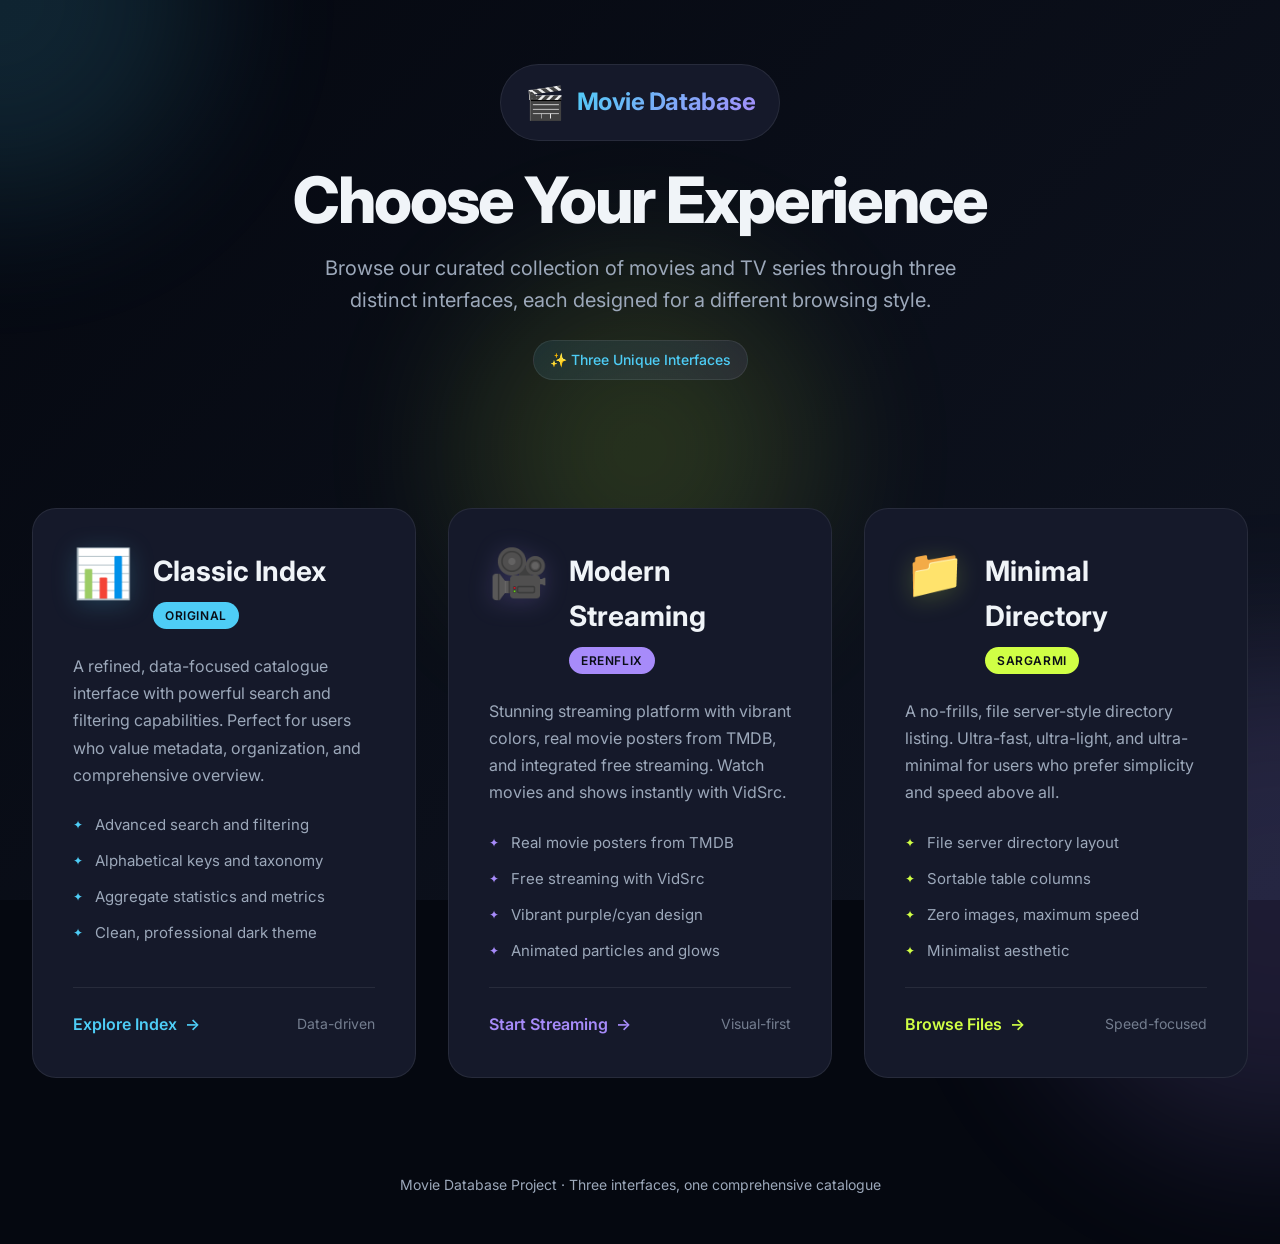
<file: docs/hub.html>
<!DOCTYPE html>
<html lang="en">

<head>
    <meta charset="UTF-8">
    <meta name="viewport" content="width=device-width, initial-scale=1.0">
    <title>Movie Database Hub · Choose Your Interface</title>
    <meta name="description"
        content="Browse our movie and TV series database through three distinct interfaces: Classic Index, Modern Streaming, or Minimal Directory.">
    <link rel="preconnect" href="https://fonts.googleapis.com">
    <link rel="preconnect" href="https://fonts.gstatic.com" crossorigin>
    <link href="https://fonts.googleapis.com/css2?family=Inter:wght@300;400;500;600;700;800&display=swap"
        rel="stylesheet">
    <style>
        :root {
            --bg-dark: #0a0e17;
            --bg-darker: #050810;
            --text-primary: #f0f4f8;
            --text-secondary: #9ca8ba;
            --accent-blue: #4ecdf6;
            --accent-purple: #a78bfa;
            --accent-green: #d0ff45;
            --accent-orange: #ff8c42;
            --surface: #15192a;
            --surface-glow: rgba(78, 205, 246, 0.08);
            --border: rgba(255, 255, 255, 0.08);
            --shadow: rgba(0, 0, 0, 0.5);
        }

        * {
            margin: 0;
            padding: 0;
            box-sizing: border-box;
        }

        html {
            scroll-behavior: smooth;
        }

        body {
            font-family: 'Inter', -apple-system, BlinkMacSystemFont, 'Segoe UI', sans-serif;
            background: var(--bg-darker);
            color: var(--text-primary);
            line-height: 1.6;
            min-height: 100vh;
            overflow-x: hidden;
        }

        /* Animated gradient background */
        .bg-gradient {
            position: fixed;
            top: 0;
            left: 0;
            width: 100%;
            height: 100%;
            z-index: -1;
            background: linear-gradient(135deg,
                    var(--bg-darker) 0%,
                    #0f1421 25%,
                    #1a1f35 50%,
                    #0f1421 75%,
                    var(--bg-darker) 100%);
            background-size: 400% 400%;
            animation: gradientShift 15s ease infinite;
        }

        @keyframes gradientShift {

            0%,
            100% {
                background-position: 0% 50%;
            }

            50% {
                background-position: 100% 50%;
            }
        }

        /* Floating orbs */
        .orb {
            position: absolute;
            border-radius: 50%;
            filter: blur(80px);
            opacity: 0.15;
            animation: float 20s ease-in-out infinite;
        }

        .orb-1 {
            width: 400px;
            height: 400px;
            background: var(--accent-blue);
            top: -200px;
            left: -200px;
            animation-delay: 0s;
        }

        .orb-2 {
            width: 500px;
            height: 500px;
            background: var(--accent-purple);
            bottom: -250px;
            right: -250px;
            animation-delay: 7s;
        }

        .orb-3 {
            width: 350px;
            height: 350px;
            background: var(--accent-green);
            top: 50%;
            left: 50%;
            transform: translate(-50%, -50%);
            animation-delay: 3s;
        }

        @keyframes float {

            0%,
            100% {
                transform: translate(0, 0) scale(1);
            }

            33% {
                transform: translate(50px, -50px) scale(1.1);
            }

            66% {
                transform: translate(-50px, 50px) scale(0.9);
            }
        }

        /* Header */
        header {
            text-align: center;
            padding: 4rem 2rem 2rem;
            position: relative;
            z-index: 1;
        }

        .logo {
            display: inline-flex;
            align-items: center;
            gap: 0.75rem;
            margin-bottom: 1.5rem;
            padding: 0.75rem 1.5rem;
            background: var(--surface);
            border: 1px solid var(--border);
            border-radius: 50px;
            backdrop-filter: blur(10px);
            transition: all 0.3s ease;
        }

        .logo:hover {
            transform: translateY(-2px);
            box-shadow: 0 10px 30px var(--shadow);
            border-color: var(--accent-blue);
        }

        .logo-icon {
            font-size: 2rem;
            animation: pulse 2s ease-in-out infinite;
        }

        @keyframes pulse {

            0%,
            100% {
                transform: scale(1);
            }

            50% {
                transform: scale(1.1);
            }
        }

        .logo-text {
            font-size: 1.5rem;
            font-weight: 700;
            letter-spacing: -0.02em;
            background: linear-gradient(135deg, var(--accent-blue), var(--accent-purple));
            -webkit-background-clip: text;
            -webkit-text-fill-color: transparent;
            background-clip: text;
        }

        h1 {
            font-size: clamp(2.5rem, 6vw, 4rem);
            font-weight: 800;
            margin-bottom: 1rem;
            letter-spacing: -0.03em;
            line-height: 1.1;
        }

        .subtitle {
            font-size: clamp(1rem, 2vw, 1.25rem);
            color: var(--text-secondary);
            max-width: 700px;
            margin: 0 auto 1rem;
            font-weight: 400;
        }

        .badge {
            display: inline-block;
            padding: 0.5rem 1rem;
            background: linear-gradient(135deg, rgba(78, 205, 246, 0.1), rgba(167, 139, 250, 0.1));
            border: 1px solid var(--border);
            border-radius: 50px;
            font-size: 0.875rem;
            font-weight: 500;
            color: var(--accent-blue);
            margin-top: 0.5rem;
        }

        /* Main content */
        main {
            max-width: 1400px;
            margin: 0 auto;
            padding: 3rem 2rem;
            position: relative;
            z-index: 1;
        }

        .interfaces-grid {
            display: grid;
            grid-template-columns: repeat(auto-fit, minmax(min(350px, 100%), 1fr));
            gap: 2rem;
            margin-top: 3rem;
        }

        /* Interface cards */
        .interface-card {
            position: relative;
            background: var(--surface);
            border: 1px solid var(--border);
            border-radius: 24px;
            padding: 2.5rem;
            text-decoration: none;
            color: inherit;
            transition: all 0.4s cubic-bezier(0.4, 0, 0.2, 1);
            overflow: hidden;
            display: flex;
            flex-direction: column;
            gap: 1.5rem;
        }

        .interface-card::before {
            content: '';
            position: absolute;
            top: 0;
            left: 0;
            width: 100%;
            height: 100%;
            background: linear-gradient(135deg, var(--card-gradient-start), var(--card-gradient-end));
            opacity: 0;
            transition: opacity 0.4s ease;
            z-index: -1;
        }

        .interface-card:hover {
            transform: translateY(-8px);
            border-color: var(--card-accent);
            box-shadow:
                0 20px 60px var(--shadow),
                0 0 60px var(--card-glow);
        }

        .interface-card:hover::before {
            opacity: 0.08;
        }

        .interface-card:active {
            transform: translateY(-4px);
        }

        /* Card specific colors */
        .card-original {
            --card-accent: var(--accent-blue);
            --card-gradient-start: rgba(78, 205, 246, 0.15);
            --card-gradient-end: rgba(78, 205, 246, 0.05);
            --card-glow: rgba(78, 205, 246, 0.2);
        }

        .card-nyumatflix {
            --card-accent: var(--accent-purple);
            --card-gradient-start: rgba(167, 139, 250, 0.15);
            --card-gradient-end: rgba(167, 139, 250, 0.05);
            --card-glow: rgba(167, 139, 250, 0.2);
        }

        .card-sargarmi {
            --card-accent: var(--accent-green);
            --card-gradient-start: rgba(208, 255, 69, 0.15);
            --card-gradient-end: rgba(208, 255, 69, 0.05);
            --card-glow: rgba(208, 255, 69, 0.2);
        }

        .card-header {
            display: flex;
            align-items: flex-start;
            gap: 1.25rem;
        }

        .card-icon {
            font-size: 3rem;
            line-height: 1;
            flex-shrink: 0;
            filter: drop-shadow(0 4px 12px var(--card-glow));
            transition: transform 0.3s ease;
        }

        .interface-card:hover .card-icon {
            transform: scale(1.1) rotate(-5deg);
        }

        .card-title-group {
            flex: 1;
        }

        .card-title {
            font-size: 1.75rem;
            font-weight: 700;
            margin-bottom: 0.5rem;
            color: var(--text-primary);
        }

        .card-label {
            display: inline-block;
            padding: 0.25rem 0.75rem;
            background: var(--card-accent);
            color: var(--bg-dark);
            border-radius: 50px;
            font-size: 0.75rem;
            font-weight: 600;
            text-transform: uppercase;
            letter-spacing: 0.05em;
        }

        .card-description {
            color: var(--text-secondary);
            font-size: 1rem;
            line-height: 1.7;
        }

        .card-features {
            list-style: none;
            display: flex;
            flex-direction: column;
            gap: 0.75rem;
        }

        .card-features li {
            display: flex;
            align-items: center;
            gap: 0.75rem;
            color: var(--text-secondary);
            font-size: 0.9375rem;
        }

        .card-features li::before {
            content: '✦';
            color: var(--card-accent);
            font-size: 0.75rem;
            flex-shrink: 0;
        }

        .card-footer {
            margin-top: auto;
            padding-top: 1.5rem;
            border-top: 1px solid var(--border);
            display: flex;
            justify-content: space-between;
            align-items: center;
        }

        .card-cta {
            font-weight: 600;
            color: var(--card-accent);
            display: flex;
            align-items: center;
            gap: 0.5rem;
            transition: gap 0.3s ease;
        }

        .interface-card:hover .card-cta {
            gap: 0.75rem;
        }

        .card-meta {
            font-size: 0.875rem;
            color: var(--text-secondary);
            opacity: 0.7;
        }

        /* Footer */
        footer {
            text-align: center;
            padding: 3rem 2rem;
            color: var(--text-secondary);
            font-size: 0.875rem;
        }

        footer a {
            color: var(--accent-blue);
            text-decoration: none;
            transition: color 0.3s ease;
        }

        footer a:hover {
            color: var(--accent-purple);
        }

        /* Responsive */
        @media (max-width: 768px) {
            header {
                padding: 3rem 1.5rem 1.5rem;
            }

            main {
                padding: 2rem 1.5rem;
            }

            .interfaces-grid {
                gap: 1.5rem;
            }

            .interface-card {
                padding: 2rem;
            }

            .card-icon {
                font-size: 2.5rem;
            }

            .card-title {
                font-size: 1.5rem;
            }
        }

        /* Accessibility */
        @media (prefers-reduced-motion: reduce) {

            *,
            *::before,
            *::after {
                animation-duration: 0.01ms !important;
                animation-iteration-count: 1 !important;
                transition-duration: 0.01ms !important;
            }
        }
    </style>
</head>

<body>
    <!-- Background effects -->
    <div class="bg-gradient">
        <div class="orb orb-1"></div>
        <div class="orb orb-2"></div>
        <div class="orb orb-3"></div>
    </div>

    <!-- Header -->
    <header>
        <div class="logo">
            <span class="logo-icon">🎬</span>
            <span class="logo-text">Movie Database</span>
        </div>
        <h1>Choose Your Experience</h1>
        <p class="subtitle">
            Browse our curated collection of movies and TV series through three distinct interfaces,
            each designed for a different browsing style.
        </p>
        <span class="badge">✨ Three Unique Interfaces</span>
    </header>

    <!-- Main content -->
    <main>
        <div class="interfaces-grid">
            <!-- Original Interface Card -->
            <a href="original.html" class="interface-card card-original">
                <div class="card-header">
                    <div class="card-icon">📊</div>
                    <div class="card-title-group">
                        <h2 class="card-title">Classic Index</h2>
                        <span class="card-label">Original</span>
                    </div>
                </div>
                <p class="card-description">
                    A refined, data-focused catalogue interface with powerful search and filtering capabilities.
                    Perfect for users who value metadata, organization, and comprehensive overview.
                </p>
                <ul class="card-features">
                    <li>Advanced search and filtering</li>
                    <li>Alphabetical keys and taxonomy</li>
                    <li>Aggregate statistics and metrics</li>
                    <li>Clean, professional dark theme</li>
                </ul>
                <div class="card-footer">
                    <span class="card-cta">
                        Explore Index
                        <span aria-hidden="true">→</span>
                    </span>
                    <span class="card-meta">Data-driven</span>
                </div>
            </a>

            <!-- ErenFlix Interface Card -->
            <a href="erenflix.html" class="interface-card card-nyumatflix">
                <div class="card-header">
                    <div class="card-icon">🎥</div>
                    <div class="card-title-group">
                        <h2 class="card-title">Modern Streaming</h2>
                        <span class="card-label">ErenFlix</span>
                    </div>
                </div>
                <p class="card-description">
                    Stunning streaming platform with vibrant colors, real movie posters from TMDB,
                    and integrated free streaming. Watch movies and shows instantly with VidSrc.
                </p>
                <ul class="card-features">
                    <li>Real movie posters from TMDB</li>
                    <li>Free streaming with VidSrc</li>
                    <li>Vibrant purple/cyan design</li>
                    <li>Animated particles and glows</li>
                </ul>
                <div class="card-footer">
                    <span class="card-cta">
                        Start Streaming
                        <span aria-hidden="true">→</span>
                    </span>
                    <span class="card-meta">Visual-first</span>
                </div>
            </a>

            <!-- Sargarmi Interface Card -->
            <a href="sargarmi.html" class="interface-card card-sargarmi">
                <div class="card-header">
                    <div class="card-icon">📁</div>
                    <div class="card-title-group">
                        <h2 class="card-title">Minimal Directory</h2>
                        <span class="card-label">Sargarmi</span>
                    </div>
                </div>
                <p class="card-description">
                    A no-frills, file server-style directory listing. Ultra-fast, ultra-light,
                    and ultra-minimal for users who prefer simplicity and speed above all.
                </p>
                <ul class="card-features">
                    <li>File server directory layout</li>
                    <li>Sortable table columns</li>
                    <li>Zero images, maximum speed</li>
                    <li>Minimalist aesthetic</li>
                </ul>
                <div class="card-footer">
                    <span class="card-cta">
                        Browse Files
                        <span aria-hidden="true">→</span>
                    </span>
                    <span class="card-meta">Speed-focused</span>
                </div>
            </a>
        </div>
    </main>

    <!-- Footer -->
    <footer>
        <p>Movie Database Project · Three interfaces, one comprehensive catalogue</p>
    </footer>
</body>

</html>
</file>
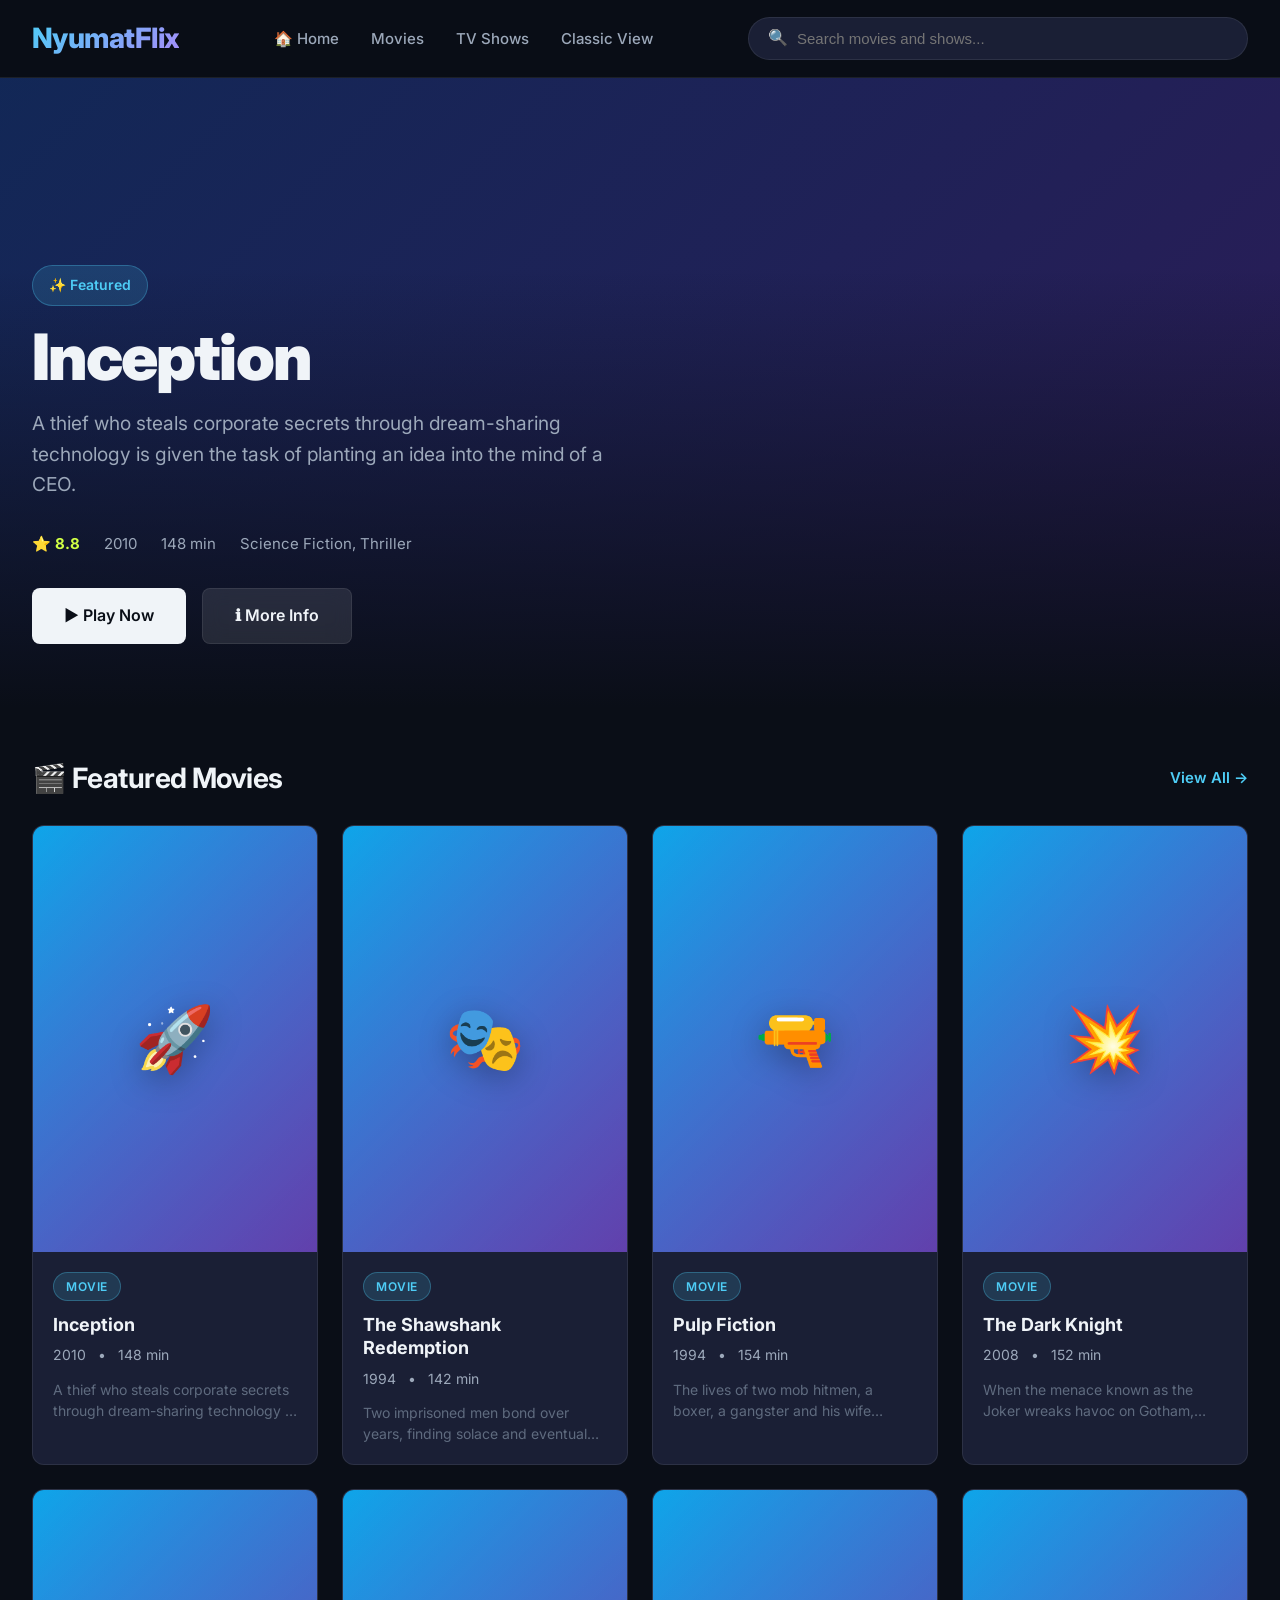
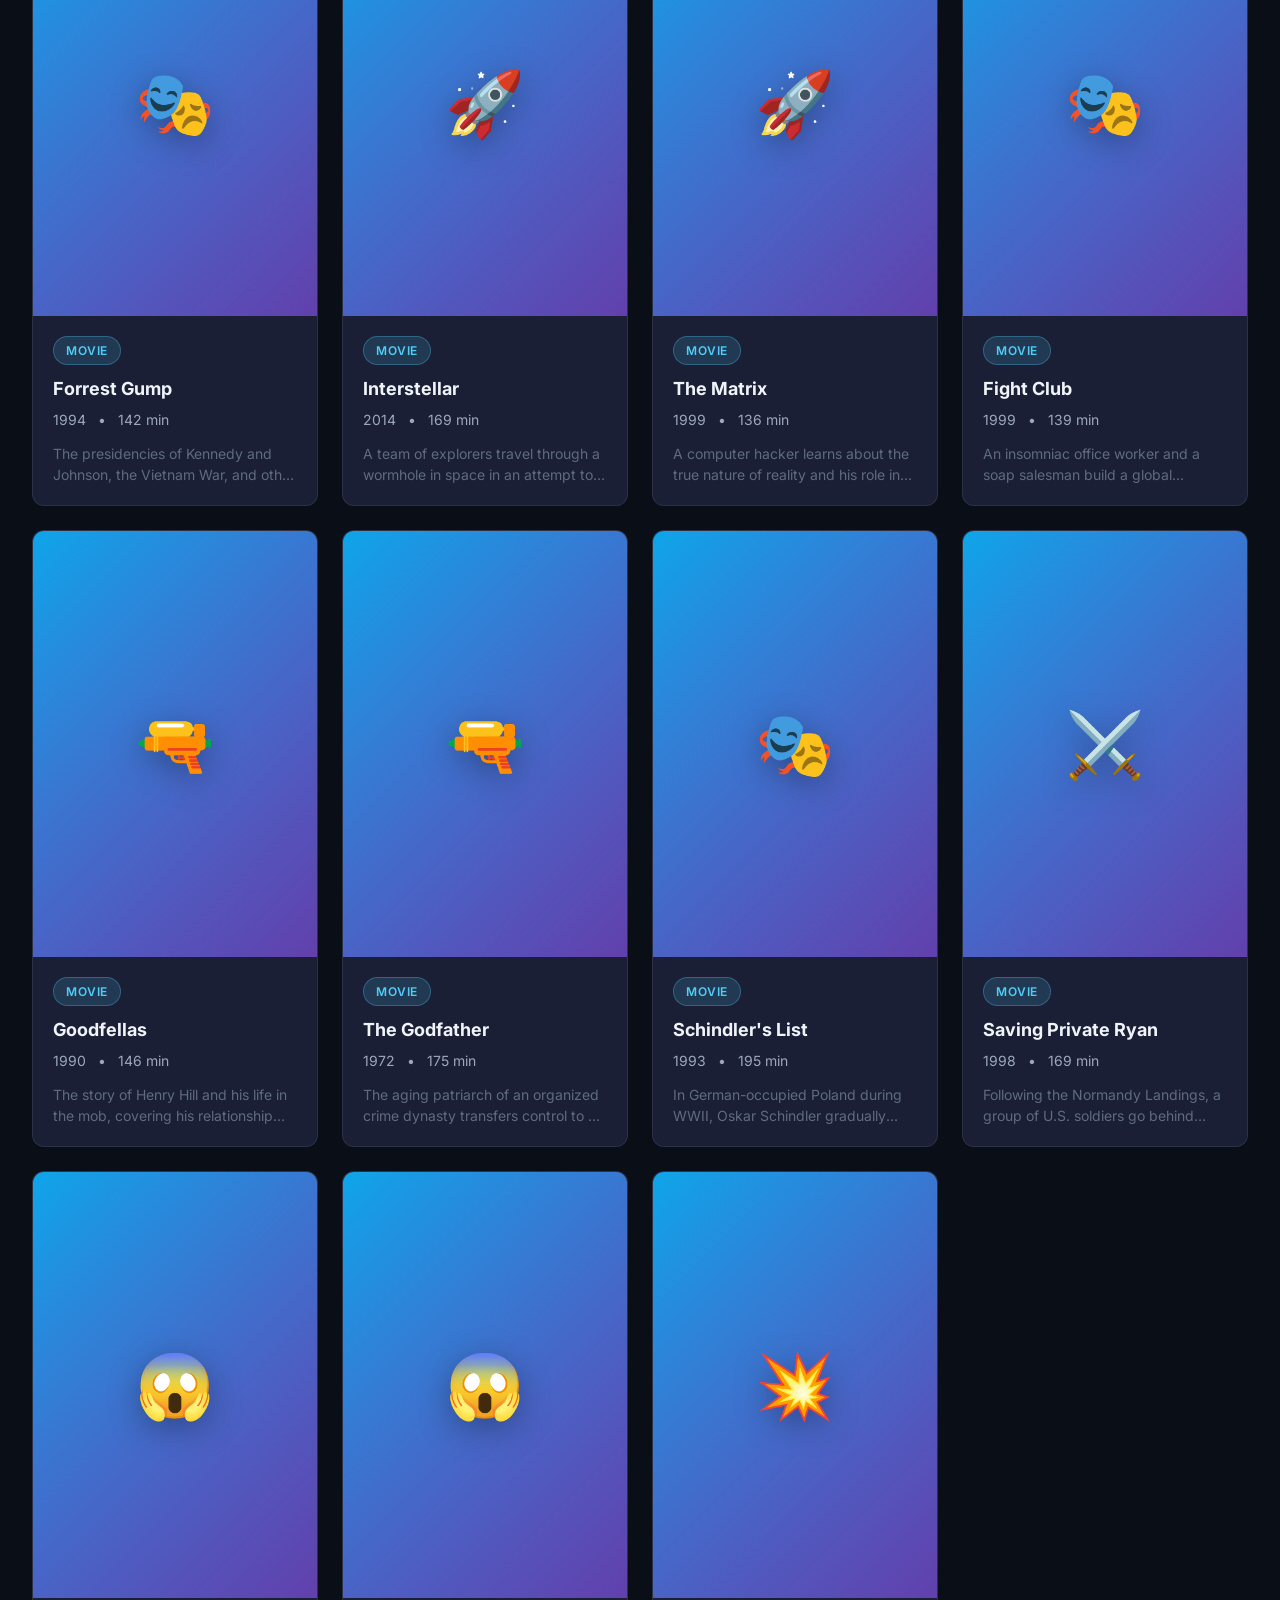
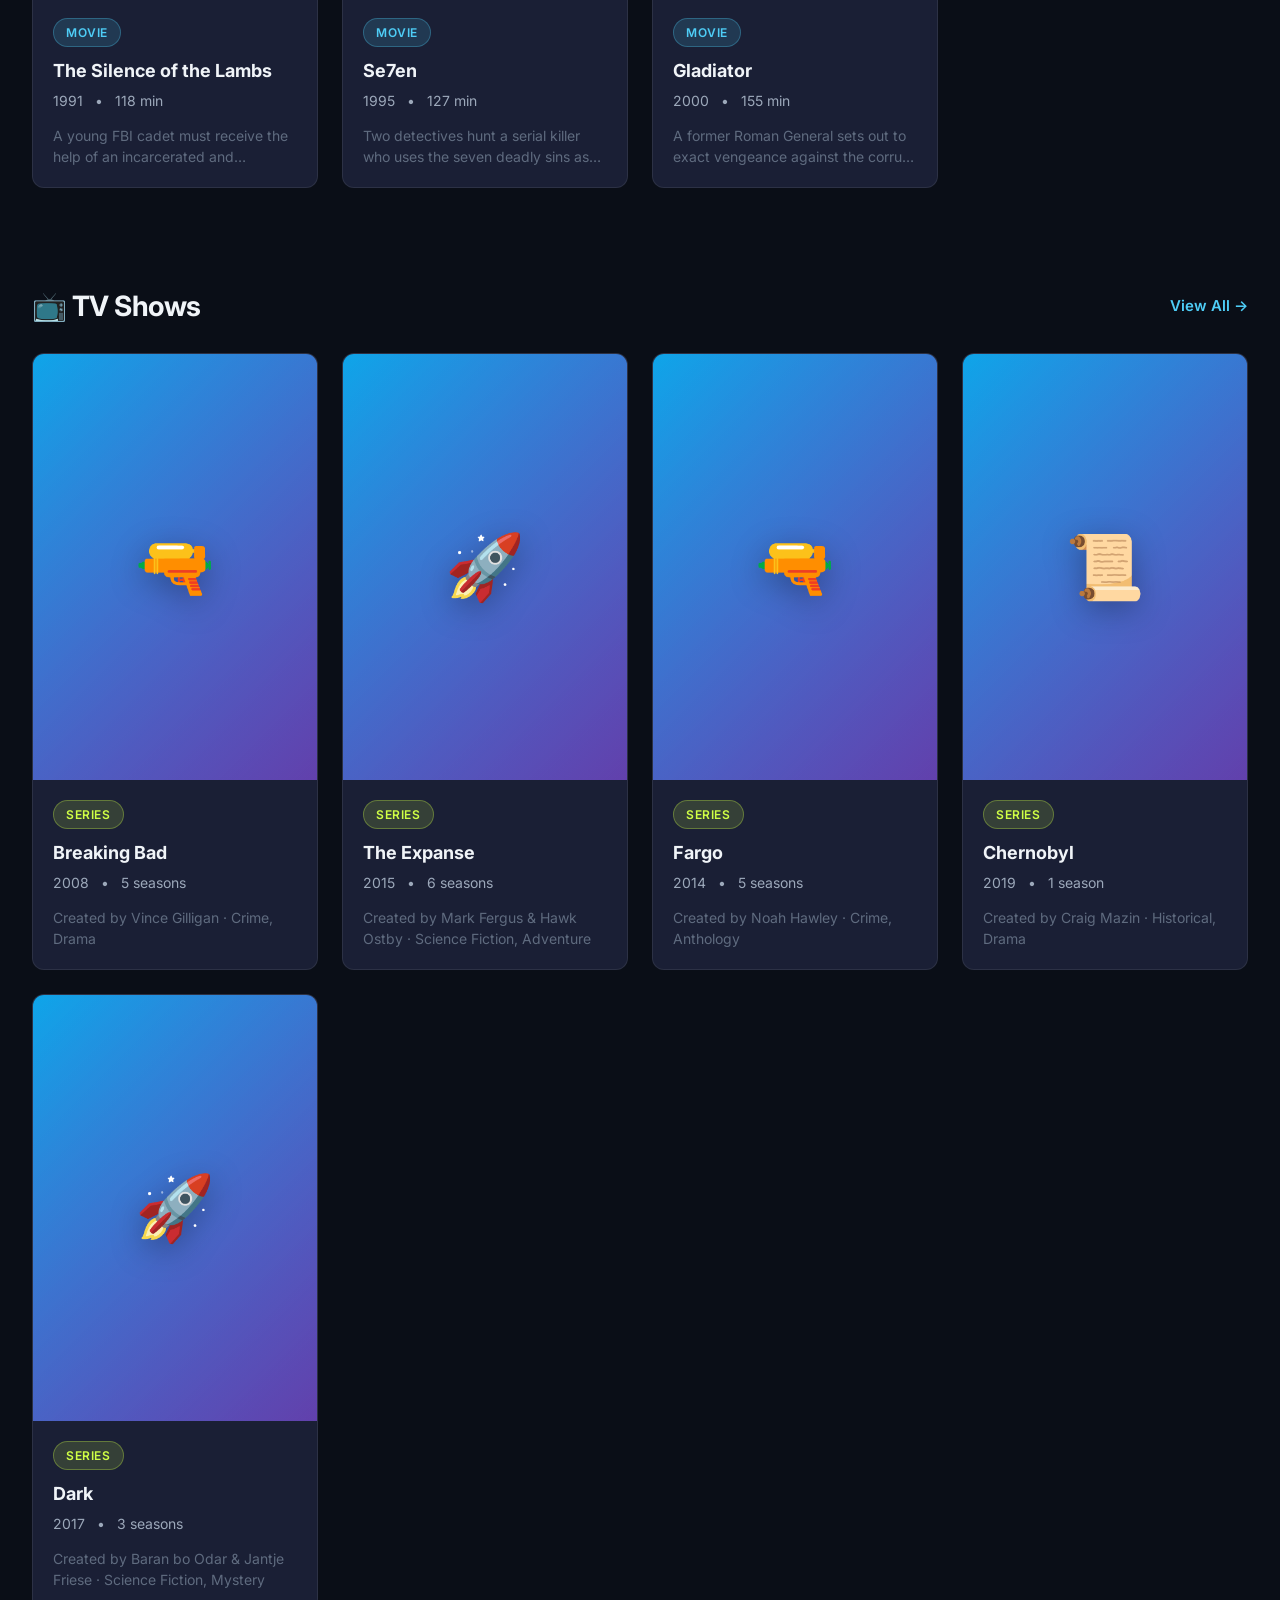
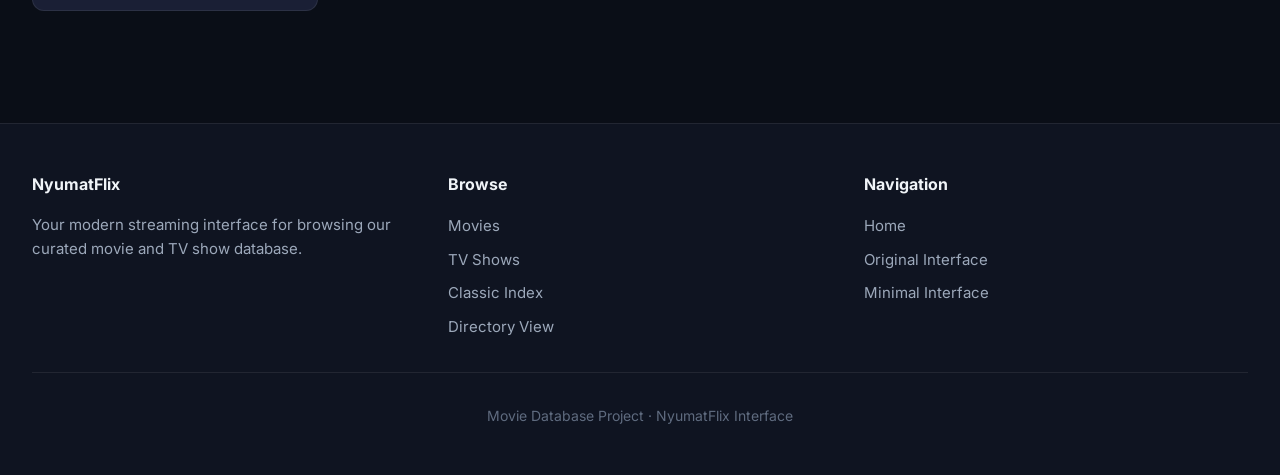
<file: docs/nyumatflix.html>
<!DOCTYPE html>
<html lang="en">

<head>
    <meta charset="UTF-8">
    <meta name="viewport" content="width=device-width, initial-scale=1.0">
    <title>NyumatFlix · Watch Movies & TV Shows</title>
    <meta name="description"
        content="Browse our curated collection of movies and TV series in a modern, visually rich streaming interface.">
    <link rel="preconnect" href="https://fonts.googleapis.com">
    <link rel="preconnect" href="https://fonts.gstatic.com" crossorigin>
    <link href="https://fonts.googleapis.com/css2?family=Inter:wght@300;400;500;600;700;800;900&display=swap"
        rel="stylesheet">
    <style>
        :root {
            --bg: #0a0e17;
            --bg-secondary: #0f1421;
            --surface: #1a1f35;
            --surface-hover: #242b45;
            --text-primary: #f0f4f8;
            --text-secondary: #9ca8ba;
            --text-muted: #5f6b7f;
            --accent-blue: #4ecdf6;
            --accent-purple: #a78bfa;
            --accent-green: #d0ff45;
            --border: rgba(255, 255, 255, 0.08);
            --shadow: rgba(0, 0, 0, 0.5);
            --gradient-1: linear-gradient(135deg, #2563eb, #7c3aed);
            --gradient-2: linear-gradient(135deg, #0ea5e9, #8b5cf6);
            --gradient-3: linear-gradient(135deg, #ec4899, #f59e0b);
        }

        * {
            margin: 0;
            padding: 0;
            box-sizing: border-box;
        }

        html {
            scroll-behavior: smooth;
        }

        body {
            font-family: 'Inter', -apple-system, BlinkMacSystemFont, sans-serif;
            background: var(--bg);
            color: var(--text-primary);
            line-height: 1.6;
            overflow-x: hidden;
        }

        /* Navigation */
        nav {
            position: sticky;
            top: 0;
            z-index: 100;
            background: rgba(10, 14, 23, 0.95);
            backdrop-filter: blur(20px);
            border-bottom: 1px solid var(--border);
        }

        .nav-container {
            max-width: 1600px;
            margin: 0 auto;
            padding: 1rem 2rem;
            display: flex;
            align-items: center;
            justify-content: space-between;
            gap: 2rem;
        }

        .logo {
            font-size: 1.75rem;
            font-weight: 800;
            letter-spacing: -0.02em;
            background: linear-gradient(135deg, var(--accent-blue), var(--accent-purple));
            -webkit-background-clip: text;
            -webkit-text-fill-color: transparent;
            background-clip: text;
            text-decoration: none;
        }

        .nav-links {
            display: flex;
            gap: 2rem;
            list-style: none;
        }

        .nav-links a {
            color: var(--text-secondary);
            text-decoration: none;
            font-weight: 500;
            font-size: 0.9375rem;
            transition: color 0.3s ease;
        }

        .nav-links a:hover {
            color: var(--text-primary);
        }

        .search-box {
            flex: 1;
            max-width: 500px;
            position: relative;
        }

        .search-input {
            width: 100%;
            padding: 0.75rem 1.25rem 0.75rem 3rem;
            background: var(--surface);
            border: 1px solid var(--border);
            border-radius: 50px;
            color: var(--text-primary);
            font-size: 0.9375rem;
            transition: all 0.3s ease;
        }

        .search-input:focus {
            outline: none;
            border-color: var(--accent-blue);
            box-shadow: 0 0 0 3px rgba(78, 205, 246, 0.1);
        }

        .search-icon {
            position: absolute;
            left: 1.25rem;
            top: 50%;
            transform: translateY(-50%);
            color: var(--text-muted);
            pointer-events: none;
        }

        /* Hero Section */
        .hero {
            position: relative;
            height: 70vh;
            min-height: 500px;
            max-height: 800px;
            display: flex;
            align-items: flex-end;
            overflow: hidden;
        }

        .hero-bg {
            position: absolute;
            top: 0;
            left: 0;
            width: 100%;
            height: 100%;
            background: var(--gradient-1);
            opacity: 0.3;
        }

        .hero-gradient {
            position: absolute;
            bottom: 0;
            left: 0;
            width: 100%;
            height: 70%;
            background: linear-gradient(to top, var(--bg) 0%, transparent 100%);
        }

        .hero-content {
            position: relative;
            z-index: 2;
            max-width: 1600px;
            margin: 0 auto;
            padding: 0 2rem 4rem;
            width: 100%;
        }

        .hero-badge {
            display: inline-block;
            padding: 0.5rem 1rem;
            background: rgba(78, 205, 246, 0.15);
            border: 1px solid rgba(78, 205, 246, 0.3);
            border-radius: 50px;
            color: var(--accent-blue);
            font-size: 0.875rem;
            font-weight: 600;
            margin-bottom: 1rem;
        }

        .hero-title {
            font-size: clamp(2.5rem, 5vw, 4rem);
            font-weight: 900;
            letter-spacing: -0.03em;
            margin-bottom: 1rem;
            max-width: 800px;
            line-height: 1.1;
        }

        .hero-description {
            font-size: clamp(1rem, 1.5vw, 1.25rem);
            color: var(--text-secondary);
            max-width: 600px;
            margin-bottom: 2rem;
            line-height: 1.6;
        }

        .hero-meta {
            display: flex;
            align-items: center;
            gap: 1.5rem;
            flex-wrap: wrap;
            margin-bottom: 2rem;
        }

        .meta-item {
            display: flex;
            align-items: center;
            gap: 0.5rem;
            font-size: 0.9375rem;
            color: var(--text-secondary);
        }

        .rating {
            color: var(--accent-green);
            font-weight: 700;
        }

        .hero-buttons {
            display: flex;
            gap: 1rem;
            flex-wrap: wrap;
        }

        .btn {
            padding: 0.875rem 2rem;
            border-radius: 8px;
            font-weight: 600;
            font-size: 1rem;
            text-decoration: none;
            display: inline-flex;
            align-items: center;
            gap: 0.5rem;
            transition: all 0.3s ease;
            border: none;
            cursor: pointer;
        }

        .btn-primary {
            background: var(--text-primary);
            color: var(--bg);
        }

        .btn-primary:hover {
            background: var(--accent-blue);
            transform: translateY(-2px);
            box-shadow: 0 10px 30px rgba(78, 205, 246, 0.3);
        }

        .btn-secondary {
            background: rgba(255, 255, 255, 0.1);
            color: var(--text-primary);
            border: 1px solid var(--border);
            backdrop-filter: blur(10px);
        }

        .btn-secondary:hover {
            background: rgba(255, 255, 255, 0.15);
            transform: translateY(-2px);
        }

        /* Content Sections */
        .content-section {
            padding: 3rem 2rem;
            max-width: 1600px;
            margin: 0 auto;
        }

        .section-header {
            display: flex;
            justify-content: space-between;
            align-items: center;
            margin-bottom: 1.5rem;
        }

        .section-title {
            font-size: 1.75rem;
            font-weight: 700;
            letter-spacing: -0.02em;
        }

        .view-all {
            color: var(--accent-blue);
            text-decoration: none;
            font-size: 0.9375rem;
            font-weight: 600;
            display: flex;
            align-items: center;
            gap: 0.5rem;
            transition: gap 0.3s ease;
        }

        .view-all:hover {
            gap: 0.75rem;
        }

        /* Card Grid */
        .card-grid {
            display: grid;
            grid-template-columns: repeat(auto-fill, minmax(250px, 1fr));
            gap: 1.5rem;
        }

        .content-card {
            position: relative;
            background: var(--surface);
            border-radius: 12px;
            overflow: hidden;
            transition: all 0.3s cubic-bezier(0.4, 0, 0.2, 1);
            border: 1px solid var(--border);
            cursor: pointer;
        }

        .content-card:hover {
            transform: translateY(-8px);
            box-shadow: 0 20px 40px var(--shadow);
            border-color: var(--accent-blue);
        }

        .card-image {
            width: 100%;
            aspect-ratio: 2/3;
            background: var(--gradient-2);
            display: flex;
            align-items: center;
            justify-content: center;
            font-size: 4rem;
            position: relative;
            overflow: hidden;
        }

        .card-image::before {
            content: '';
            position: absolute;
            top: 0;
            left: 0;
            width: 100%;
            height: 100%;
            background: linear-gradient(135deg, transparent 0%, rgba(0, 0, 0, 0.3) 100%);
        }

        .card-content {
            padding: 1.25rem;
        }

        .card-type {
            display: inline-block;
            padding: 0.25rem 0.75rem;
            background: rgba(78, 205, 246, 0.15);
            border: 1px solid rgba(78, 205, 246, 0.3);
            border-radius: 50px;
            color: var(--accent-blue);
            font-size: 0.75rem;
            font-weight: 600;
            text-transform: uppercase;
            letter-spacing: 0.05em;
            margin-bottom: 0.75rem;
        }

        .card-type.series {
            background: rgba(208, 255, 69, 0.15);
            border-color: rgba(208, 255, 69, 0.3);
            color: var(--accent-green);
        }

        .card-title {
            font-size: 1.125rem;
            font-weight: 700;
            margin-bottom: 0.5rem;
            line-height: 1.3;
        }

        .card-meta {
            display: flex;
            align-items: center;
            gap: 0.75rem;
            font-size: 0.875rem;
            color: var(--text-secondary);
            margin-bottom: 0.75rem;
        }

        .card-description {
            font-size: 0.875rem;
            color: var(--text-muted);
            line-height: 1.5;
            display: -webkit-box;
            -webkit-line-clamp: 2;
            -webkit-box-orient: vertical;
            overflow: hidden;
        }

        /* Horizontal Scroll */
        .scroll-container {
            display: flex;
            gap: 1.5rem;
            overflow-x: auto;
            scroll-behavior: smooth;
            padding-bottom: 1rem;
            scrollbar-width: thin;
            scrollbar-color: var(--surface-hover) var(--surface);
        }

        .scroll-container::-webkit-scrollbar {
            height: 8px;
        }

        .scroll-container::-webkit-scrollbar-track {
            background: var(--surface);
            border-radius: 4px;
        }

        .scroll-container::-webkit-scrollbar-thumb {
            background: var(--surface-hover);
            border-radius: 4px;
        }

        .scroll-container::-webkit-scrollbar-thumb:hover {
            background: var(--text-muted);
        }

        .scroll-card {
            min-width: 280px;
            flex-shrink: 0;
        }

        /* Footer */
        footer {
            background: var(--bg-secondary);
            border-top: 1px solid var(--border);
            padding: 3rem 2rem;
            margin-top: 4rem;
        }

        .footer-content {
            max-width: 1600px;
            margin: 0 auto;
            display: grid;
            grid-template-columns: repeat(auto-fit, minmax(250px, 1fr));
            gap: 2rem;
        }

        .footer-section h3 {
            font-size: 1rem;
            font-weight: 700;
            margin-bottom: 1rem;
            color: var(--text-primary);
        }

        .footer-links {
            list-style: none;
            display: flex;
            flex-direction: column;
            gap: 0.5rem;
        }

        .footer-links a {
            color: var(--text-secondary);
            text-decoration: none;
            font-size: 0.9375rem;
            transition: color 0.3s ease;
        }

        .footer-links a:hover {
            color: var(--accent-blue);
        }

        .footer-bottom {
            max-width: 1600px;
            margin: 2rem auto 0;
            padding-top: 2rem;
            border-top: 1px solid var(--border);
            text-align: center;
            color: var(--text-muted);
            font-size: 0.875rem;
        }

        /* Responsive */
        @media (max-width: 768px) {
            .nav-container {
                padding: 1rem;
                flex-wrap: wrap;
            }

            .search-box {
                order: 3;
                width: 100%;
                max-width: none;
            }

            .nav-links {
                gap: 1rem;
                font-size: 0.875rem;
            }

            .hero-content {
                padding: 0 1rem 3rem;
            }

            .content-section {
                padding: 2rem 1rem;
            }

            .card-grid {
                grid-template-columns: repeat(auto-fill, minmax(180px, 1fr));
                gap: 1rem;
            }
        }

        /* Loading State */
        .loading {
            text-align: center;
            padding: 4rem 2rem;
            color: var(--text-secondary);
        }

        .spinner {
            width: 50px;
            height: 50px;
            border: 3px solid var(--border);
            border-top-color: var(--accent-blue);
            border-radius: 50%;
            animation: spin 1s linear infinite;
            margin: 0 auto 1rem;
        }

        @keyframes spin {
            to {
                transform: rotate(360deg);
            }
        }
    </style>
</head>

<body>
    <!-- Navigation -->
    <nav>
        <div class="nav-container">
            <a href="index.html" class="logo">NyumatFlix</a>
            <ul class="nav-links">
                <li><a href="index.html">🏠 Home</a></li>
                <li><a href="#movies">Movies</a></li>
                <li><a href="#series">TV Shows</a></li>
                <li><a href="original.html">Classic View</a></li>
            </ul>
            <div class="search-box">
                <span class="search-icon">🔍</span>
                <input type="search" class="search-input" id="searchInput" placeholder="Search movies and shows..."
                    autocomplete="off">
            </div>
        </div>
    </nav>

    <!-- Hero Section -->
    <section class="hero" id="hero">
        <div class="hero-bg"></div>
        <div class="hero-gradient"></div>
        <div class="hero-content">
            <span class="hero-badge">✨ Featured</span>
            <h1 class="hero-title" id="heroTitle">Loading...</h1>
            <p class="hero-description" id="heroDescription">Loading description...</p>
            <div class="hero-meta">
                <div class="meta-item">
                    <span class="rating" id="heroRating">⭐ 8.8</span>
                </div>
                <div class="meta-item" id="heroYear">2010</div>
                <div class="meta-item" id="heroDuration">148 min</div>
                <div class="meta-item" id="heroGenre">Thriller</div>
            </div>
            <div class="hero-buttons">
                <a href="#" class="btn btn-primary">
                    ▶ Play Now
                </a>
                <a href="#movies" class="btn btn-secondary">
                    ℹ More Info
                </a>
            </div>
        </div>
    </section>

    <!-- Movies Section -->
    <section class="content-section" id="movies">
        <div class="section-header">
            <h2 class="section-title">🎬 Featured Movies</h2>
            <a href="#" class="view-all">View All →</a>
        </div>
        <div class="card-grid" id="moviesGrid">
            <div class="loading">
                <div class="spinner"></div>
                <p>Loading movies...</p>
            </div>
        </div>
    </section>

    <!-- Series Section -->
    <section class="content-section" id="series">
        <div class="section-header">
            <h2 class="section-title">📺 TV Shows</h2>
            <a href="#" class="view-all">View All →</a>
        </div>
        <div class="card-grid" id="seriesGrid">
            <div class="loading">
                <div class="spinner"></div>
                <p>Loading TV shows...</p>
            </div>
        </div>
    </section>

    <!-- Footer -->
    <footer>
        <div class="footer-content">
            <div class="footer-section">
                <h3>NyumatFlix</h3>
                <p style="color: var(--text-secondary); font-size: 0.9375rem; line-height: 1.6;">
                    Your modern streaming interface for browsing our curated movie and TV show database.
                </p>
            </div>
            <div class="footer-section">
                <h3>Browse</h3>
                <ul class="footer-links">
                    <li><a href="#movies">Movies</a></li>
                    <li><a href="#series">TV Shows</a></li>
                    <li><a href="original.html">Classic Index</a></li>
                    <li><a href="sargarmi.html">Directory View</a></li>
                </ul>
            </div>
            <div class="footer-section">
                <h3>Navigation</h3>
                <ul class="footer-links">
                    <li><a href="index.html">Home</a></li>
                    <li><a href="original.html">Original Interface</a></li>
                    <li><a href="sargarmi.html">Minimal Interface</a></li>
                </ul>
            </div>
        </div>
        <div class="footer-bottom">
            <p>Movie Database Project · NyumatFlix Interface</p>
        </div>
    </footer>

    <script>
        // Genre mapping for movies
        const movieGenres = {
            "Inception": ["Science Fiction", "Thriller"],
            "The Shawshank Redemption": ["Drama"],
            "Pulp Fiction": ["Crime", "Drama"],
            "The Dark Knight": ["Action", "Crime"],
            "Forrest Gump": ["Drama", "Romance"],
            "Interstellar": ["Science Fiction", "Adventure"],
            "The Matrix": ["Science Fiction", "Action"],
            "Fight Club": ["Drama", "Thriller"],
            "Goodfellas": ["Crime", "Drama"],
            "The Godfather": ["Crime", "Drama"],
            "Schindler's List": ["Drama", "Historical"],
            "Saving Private Ryan": ["War", "Drama"],
            "The Silence of the Lambs": ["Thriller", "Crime"],
            "Se7en": ["Thriller", "Crime"],
            "Gladiator": ["Action", "Historical"]
        };

        const movieEmojis = {
            "Science Fiction": "🚀",
            "Drama": "🎭",
            "Crime": "🔫",
            "Action": "💥",
            "Thriller": "😱",
            "Romance": "❤️",
            "Adventure": "🗺️",
            "War": "⚔️",
            "Historical": "📜"
        };

        let allMovies = [];
        let allSeries = [];

        // Load data
        async function loadData() {
            try {
                const [moviesRes, seriesRes] = await Promise.all([
                    fetch('data/movies.json'),
                    fetch('data/series.json')
                ]);

                allMovies = await moviesRes.json();
                allSeries = await seriesRes.json();

                renderHero();
                renderMovies(allMovies);
                renderSeries(allSeries);
            } catch (error) {
                console.error('Error loading data:', error);
            }
        }

        // Render hero section
        function renderHero() {
            if (allMovies.length === 0) return;

            // Use first movie as featured
            const featured = allMovies[0];
            const genres = movieGenres[featured.title] || ["Drama"];

            document.getElementById('heroTitle').textContent = featured.title;
            document.getElementById('heroDescription').textContent = featured.plot_summary;
            document.getElementById('heroYear').textContent = featured.release_year;
            document.getElementById('heroDuration').textContent = `${featured.duration_minutes} min`;
            document.getElementById('heroGenre').textContent = genres.join(', ');
        }

        // Render movies
        function renderMovies(movies) {
            const grid = document.getElementById('moviesGrid');
            grid.innerHTML = '';

            movies.forEach(movie => {
                const genres = movieGenres[movie.title] || ["Unclassified"];
                const primaryGenre = genres[0];
                const emoji = movieEmojis[primaryGenre] || "🎬";

                const card = document.createElement('div');
                card.className = 'content-card';
                card.innerHTML = `
                    <div class="card-image">
                        <span style="filter: drop-shadow(0 8px 16px rgba(0,0,0,0.3));">${emoji}</span>
                    </div>
                    <div class="card-content">
                        <span class="card-type">Movie</span>
                        <h3 class="card-title">${movie.title}</h3>
                        <div class="card-meta">
                            <span>${movie.release_year}</span>
                            <span>•</span>
                            <span>${movie.duration_minutes} min</span>
                        </div>
                        <p class="card-description">${movie.plot_summary}</p>
                    </div>
                `;
                grid.appendChild(card);
            });
        }

        // Render series
        function renderSeries(series) {
            const grid = document.getElementById('seriesGrid');
            grid.innerHTML = '';

            series.forEach(show => {
                const primaryGenre = show.categories[0] || "Drama";
                const emoji = movieEmojis[primaryGenre] || "📺";

                const card = document.createElement('div');
                card.className = 'content-card';
                card.innerHTML = `
                    <div class="card-image">
                        <span style="filter: drop-shadow(0 8px 16px rgba(0,0,0,0.3));">${emoji}</span>
                    </div>
                    <div class="card-content">
                        <span class="card-type series">Series</span>
                        <h3 class="card-title">${show.title}</h3>
                        <div class="card-meta">
                            <span>${show.release_year}</span>
                            <span>•</span>
                            <span>${show.seasons} season${show.seasons > 1 ? 's' : ''}</span>
                        </div>
                        <p class="card-description">Created by ${show.steward} · ${show.categories.join(', ')}</p>
                    </div>
                `;
                grid.appendChild(card);
            });
        }

        // Search functionality
        document.getElementById('searchInput').addEventListener('input', (e) => {
            const query = e.target.value.toLowerCase().trim();

            if (!query) {
                renderMovies(allMovies);
                renderSeries(allSeries);
                return;
            }

            const filteredMovies = allMovies.filter(movie =>
                movie.title.toLowerCase().includes(query) ||
                movie.director_name.toLowerCase().includes(query) ||
                movie.plot_summary.toLowerCase().includes(query)
            );

            const filteredSeries = allSeries.filter(show =>
                show.title.toLowerCase().includes(query) ||
                show.steward.toLowerCase().includes(query) ||
                show.categories.some(cat => cat.toLowerCase().includes(query))
            );

            renderMovies(filteredMovies);
            renderSeries(filteredSeries);
        });

        // Load data on page load
        loadData();
    </script>
</body>

</html>
</file>
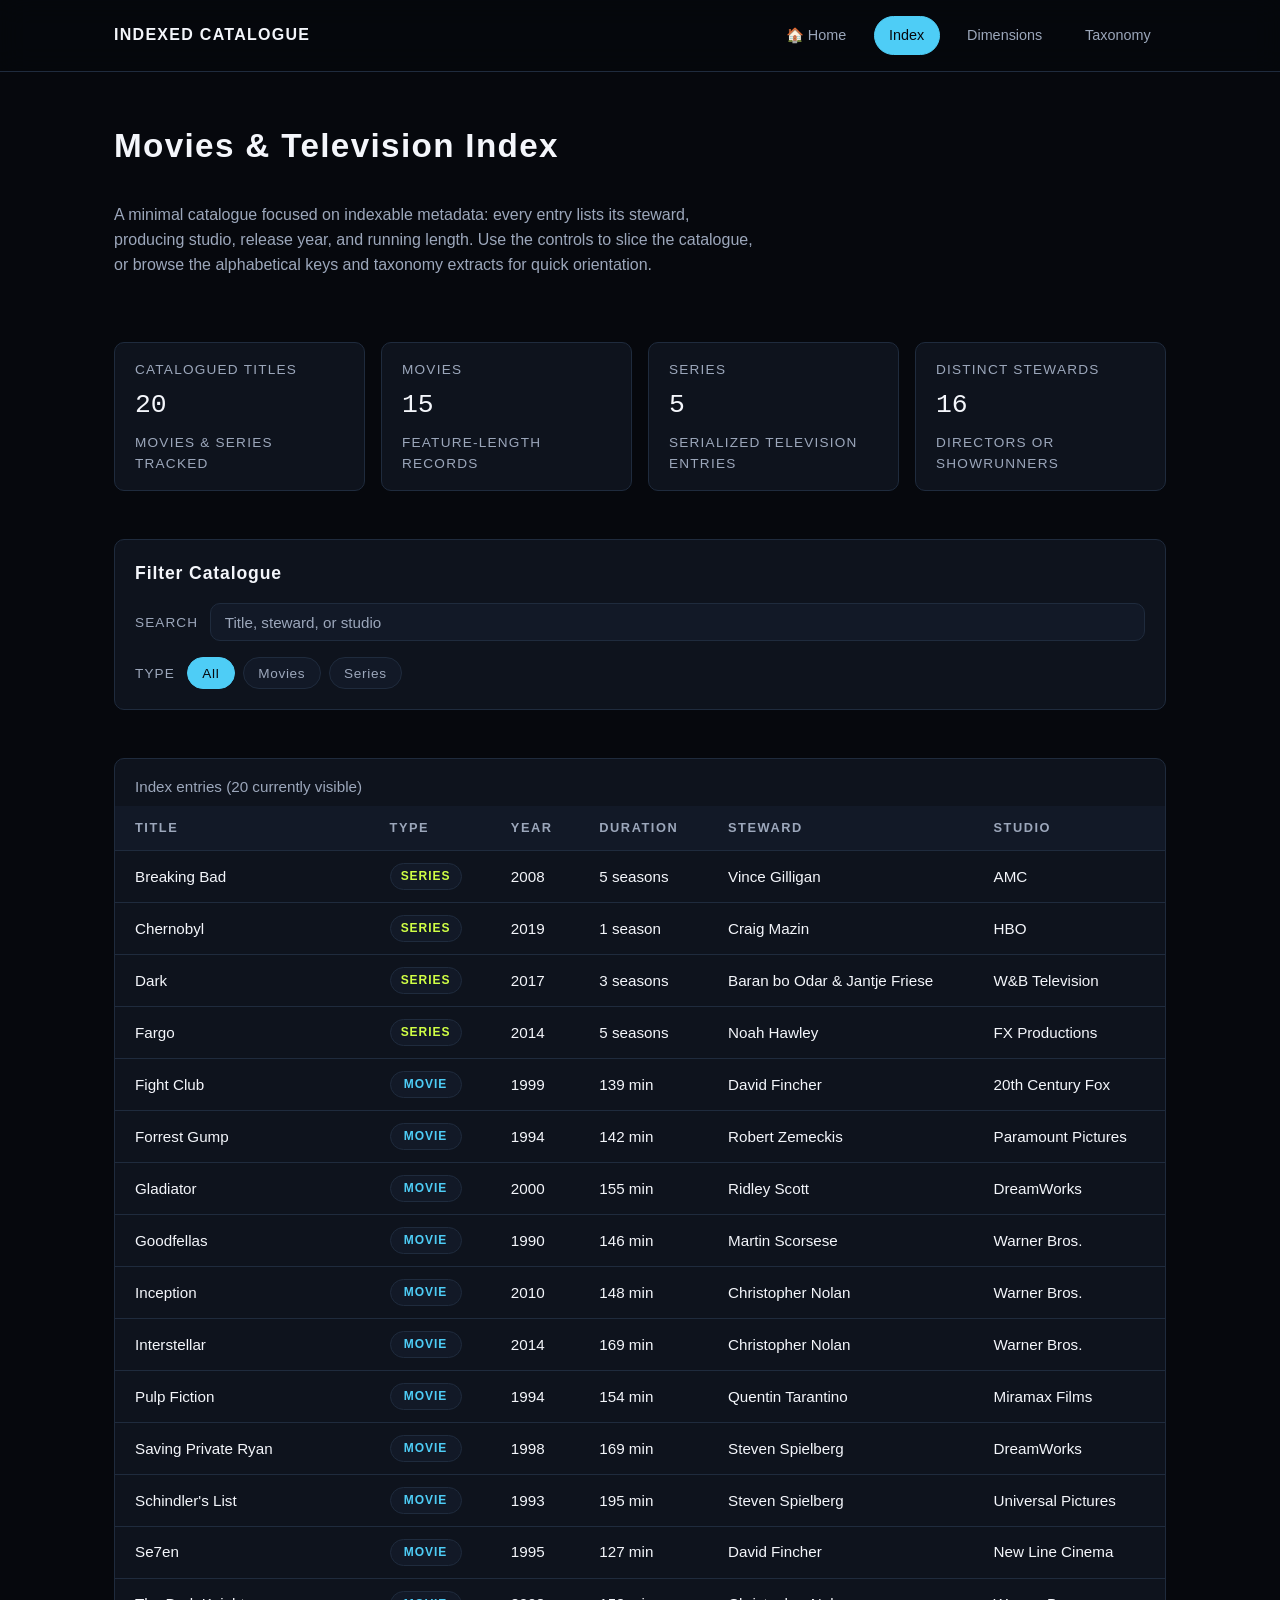
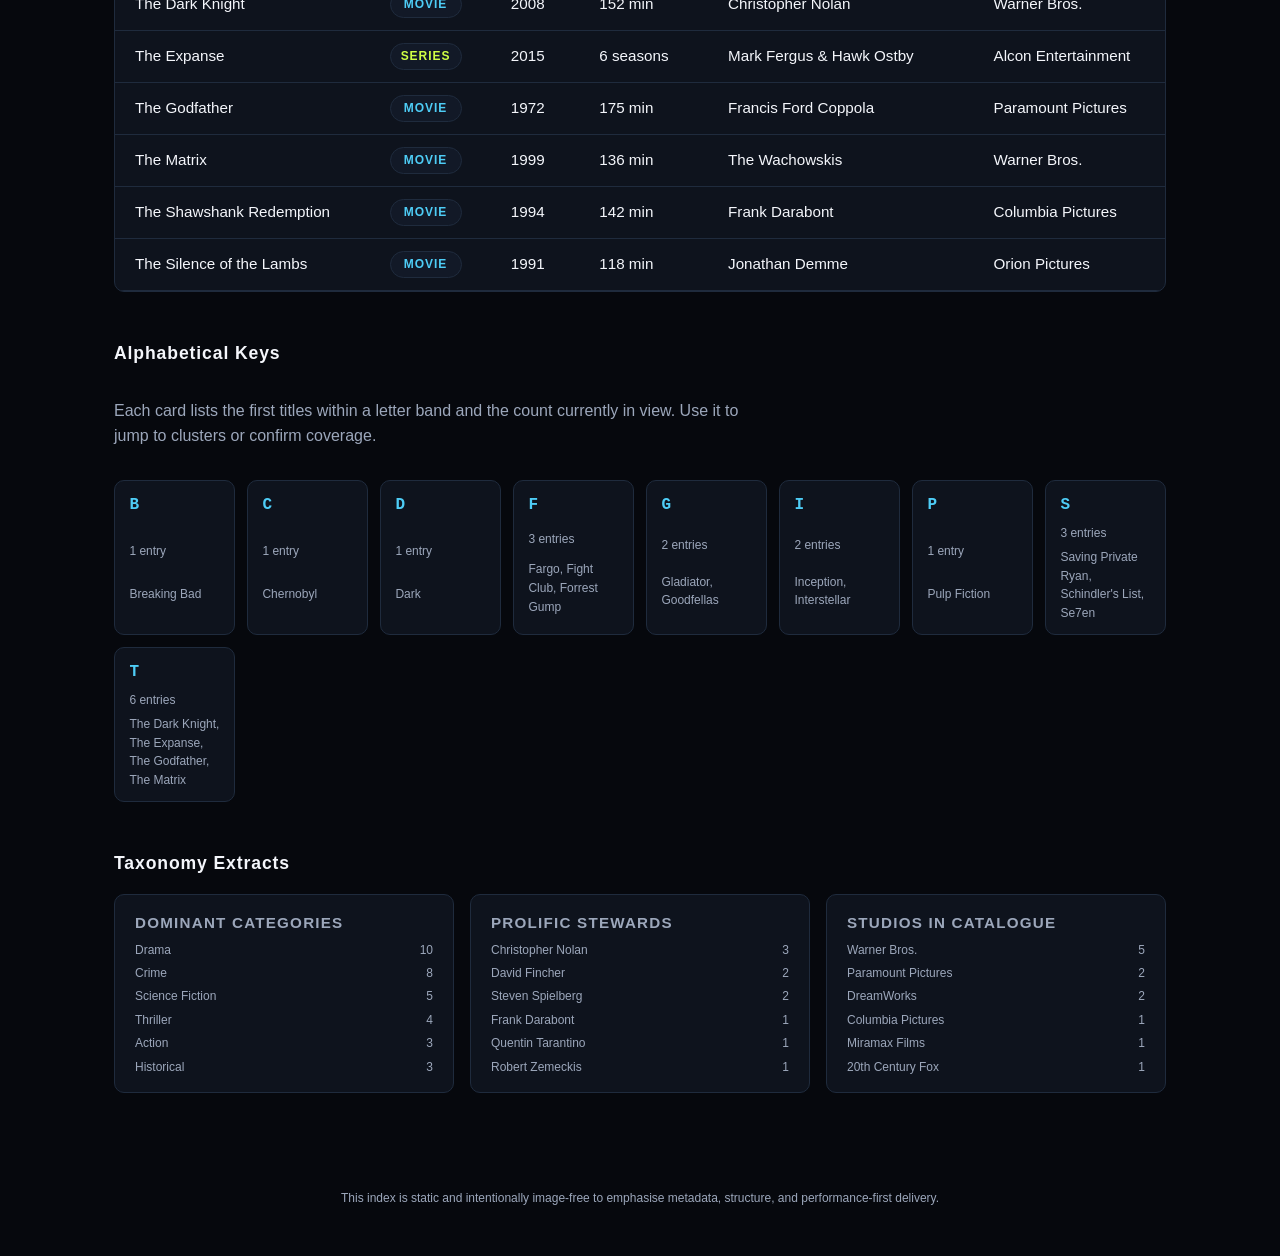
<file: docs/original.html>
<!DOCTYPE html>
<html lang="en">

<head>
    <meta charset="utf-8">
    <meta name="viewport" content="width=device-width, initial-scale=1">
    <title>Indexed Catalogue · Movies & Series</title>
    <meta name="description"
        content="Compact index of curated movie and television catalogue entries with searchable classifications.">
    <style>
        :root {
            --bg: #06080d;
            --fg: #f4f6fb;
            --fg-muted: #9ca7bb;
            --surface: #0e131d;
            --surface-alt: #121927;
            --border: #1f2b3d;
            --accent: #4ecdf6;
            --accent-soft: rgba(78, 205, 246, 0.12);
            --accent-strong: #d0ff45;
            --danger: #ff6b6b;
            --font-base: "Segoe UI", "Helvetica Neue", Arial, sans-serif;
            --font-mono: "Cascadia Code", "Fira Code", "SFMono-Regular", monospace;
            --radius: 10px;
        }

        * {
            box-sizing: border-box;
        }

        html {
            scroll-behavior: smooth;
        }

        body {
            margin: 0;
            font-family: var(--font-base);
            background: var(--bg);
            color: var(--fg);
            line-height: 1.55;
        }

        a {
            color: inherit;
        }

        header {
            position: sticky;
            top: 0;
            z-index: 20;
            backdrop-filter: blur(14px);
            background: rgba(6, 8, 13, 0.92);
            border-bottom: 1px solid var(--border);
        }

        .masthead {
            max-width: 1100px;
            margin: 0 auto;
            padding: 1rem 1.5rem;
            display: flex;
            flex-wrap: wrap;
            align-items: center;
            justify-content: space-between;
            gap: 1rem;
        }

        .brand {
            font-weight: 700;
            letter-spacing: 0.08em;
            text-transform: uppercase;
            font-size: 1rem;
        }

        .masthead-nav {
            display: flex;
            flex-wrap: wrap;
            gap: 0.75rem;
        }

        .masthead-nav a {
            text-decoration: none;
            padding: 0.45rem 0.9rem;
            border-radius: 999px;
            border: 1px solid transparent;
            font-size: 0.9rem;
            color: var(--fg-muted);
            transition: border-color 0.15s ease, color 0.15s ease, background 0.15s ease;
        }

        .masthead-nav a:hover,
        .masthead-nav a:focus {
            color: var(--accent);
            border-color: var(--accent);
            outline: none;
        }

        .masthead-nav .is-active {
            color: var(--bg);
            background: var(--accent);
            border-color: var(--accent);
        }

        main {
            max-width: 1100px;
            margin: 0 auto;
            padding: 3rem 1.5rem 4rem;
            display: flex;
            flex-direction: column;
            gap: 3rem;
        }

        .intro {
            display: grid;
            gap: 1rem;
        }

        .intro h1 {
            font-size: clamp(1.8rem, 2.6vw, 2.4rem);
            margin: 0;
            letter-spacing: 0.04em;
        }

        .intro p {
            max-width: 640px;
            color: var(--fg-muted);
        }

        .metrics {
            display: grid;
            grid-template-columns: repeat(auto-fit, minmax(150px, 1fr));
            gap: 1rem;
        }

        .metric-card {
            background: var(--surface);
            border: 1px solid var(--border);
            border-radius: var(--radius);
            padding: 1rem 1.25rem;
            display: grid;
            gap: 0.35rem;
        }

        .metric-label {
            font-size: 0.85rem;
            text-transform: uppercase;
            letter-spacing: 0.09em;
            color: var(--fg-muted);
        }

        .metric-value {
            font-size: 1.65rem;
            font-family: var(--font-mono);
        }

        .controls {
            background: var(--surface);
            border: 1px solid var(--border);
            border-radius: var(--radius);
            padding: 1.25rem;
            display: grid;
            gap: 1rem;
        }

        .controls h2 {
            margin: 0;
            font-size: 1.1rem;
            letter-spacing: 0.05em;
        }

        .control-row {
            display: flex;
            flex-wrap: wrap;
            gap: 0.75rem;
            align-items: center;
        }

        .control-row label {
            font-size: 0.85rem;
            text-transform: uppercase;
            color: var(--fg-muted);
            letter-spacing: 0.08em;
        }

        .search-box {
            flex: 1 1 220px;
            position: relative;
        }

        .search-box input {
            width: 100%;
            padding: 0.6rem 0.85rem;
            border-radius: var(--radius);
            border: 1px solid var(--border);
            background: var(--surface-alt);
            color: var(--fg);
            font-size: 0.95rem;
        }

        .search-box input::placeholder {
            color: var(--fg-muted);
        }

        .pill-group {
            display: flex;
            flex-wrap: wrap;
            gap: 0.5rem;
        }

        .pill-btn {
            border: 1px solid var(--border);
            background: var(--surface-alt);
            color: var(--fg-muted);
            padding: 0.45rem 0.9rem;
            border-radius: 999px;
            font-size: 0.85rem;
            letter-spacing: 0.05em;
            cursor: pointer;
            transition: border-color 0.15s ease, color 0.15s ease, background 0.15s ease;
        }

        .pill-btn[aria-pressed="true"] {
            color: var(--bg);
            background: var(--accent);
            border-color: var(--accent);
        }

        .pill-btn:focus-visible {
            outline: 2px solid var(--accent);
            outline-offset: 2px;
        }

        .table-wrap {
            background: var(--surface);
            border: 1px solid var(--border);
            border-radius: var(--radius);
            overflow: hidden;
        }

        table {
            width: 100%;
            border-collapse: collapse;
            font-size: 0.95rem;
        }

        caption {
            caption-side: top;
            text-align: left;
            padding: 1rem 1.25rem 0.5rem;
            font-size: 0.95rem;
            color: var(--fg-muted);
        }

        thead {
            background: var(--surface-alt);
            font-size: 0.8rem;
            letter-spacing: 0.12em;
            text-transform: uppercase;
            color: var(--fg-muted);
        }

        th,
        td {
            padding: 0.75rem 1.25rem;
            border-bottom: 1px solid var(--border);
            text-align: left;
        }

        tbody tr:hover {
            background: var(--accent-soft);
        }

        .type-pill {
            display: inline-flex;
            align-items: center;
            justify-content: center;
            min-width: 72px;
            border-radius: 999px;
            padding: 0.2rem 0.6rem;
            font-size: 0.75rem;
            font-weight: 600;
            letter-spacing: 0.08em;
            text-transform: uppercase;
            background: var(--surface-alt);
            border: 1px solid var(--border);
        }

        .type-movie {
            color: var(--accent);
        }

        .type-series {
            color: var(--accent-strong);
        }

        .index-section {
            display: grid;
            gap: 1rem;
        }

        .index-section h2 {
            margin: 0;
            font-size: 1.1rem;
            letter-spacing: 0.05em;
        }

        .alphabet-grid {
            display: grid;
            grid-template-columns: repeat(auto-fit, minmax(120px, 1fr));
            gap: 0.75rem;
        }

        .alphabet-card {
            background: var(--surface);
            border: 1px solid var(--border);
            border-radius: var(--radius);
            padding: 0.75rem 0.9rem;
            display: grid;
            gap: 0.35rem;
        }

        .alphabet-card strong {
            font-family: var(--font-mono);
            font-size: 1rem;
            color: var(--accent);
        }

        .alphabet-card span {
            font-size: 0.75rem;
            color: var(--fg-muted);
        }

        .taxonomy-grid {
            display: grid;
            grid-template-columns: repeat(auto-fit, minmax(220px, 1fr));
            gap: 1rem;
        }

        .taxonomy-card {
            background: var(--surface);
            border: 1px solid var(--border);
            border-radius: var(--radius);
            padding: 1rem 1.25rem;
            display: grid;
            gap: 0.4rem;
        }

        .taxonomy-card h3 {
            margin: 0;
            font-size: 0.95rem;
            text-transform: uppercase;
            letter-spacing: 0.08em;
            color: var(--fg-muted);
        }

        .taxonomy-card ul {
            list-style: none;
            margin: 0;
            padding: 0;
            display: grid;
            gap: 0.3rem;
        }

        .taxonomy-card li {
            display: flex;
            justify-content: space-between;
            gap: 0.75rem;
            font-size: 0.9rem;
        }

        .taxonomy-card li span {
            color: var(--fg-muted);
            font-size: 0.75rem;
        }

        .empty-state {
            padding: 1rem 1.25rem;
            color: var(--danger);
            font-family: var(--font-mono);
            font-size: 0.9rem;
        }

        footer {
            padding: 2rem 1.5rem 3rem;
            text-align: center;
            font-size: 0.75rem;
            color: var(--fg-muted);
        }

        @media (max-width: 700px) {

            th,
            td {
                padding-inline: 0.85rem;
            }
        }
    </style>
</head>

<body>
    <header>
        <div class="masthead">
            <div class="brand">Indexed Catalogue</div>
            <nav class="masthead-nav" aria-label="Primary">
                <a href="index.html">🏠 Home</a>
                <a class="is-active" href="#complete-index">Index</a>
                <a href="#dimensions">Dimensions</a>
                <a href="#taxonomy">Taxonomy</a>
            </nav>
        </div>
    </header>

    <main>
        <section class="intro" aria-labelledby="introduction">
            <h1 id="introduction">Movies & Television Index</h1>
            <p>
                A minimal catalogue focused on indexable metadata: every entry lists its steward, producing studio,
                release year, and running length. Use the controls to slice the catalogue, or browse the alphabetical
                keys and taxonomy extracts for quick orientation.
            </p>
        </section>

        <section class="metrics" aria-label="Aggregate figures">
            <article class="metric-card">
                <span class="metric-label">Catalogued Titles</span>
                <span class="metric-value" data-metric="total">—</span>
                <span class="metric-label">Movies & Series tracked</span>
            </article>
            <article class="metric-card">
                <span class="metric-label">Movies</span>
                <span class="metric-value" data-metric="movies">—</span>
                <span class="metric-label">Feature-length records</span>
            </article>
            <article class="metric-card">
                <span class="metric-label">Series</span>
                <span class="metric-value" data-metric="series">—</span>
                <span class="metric-label">Serialized television entries</span>
            </article>
            <article class="metric-card">
                <span class="metric-label">Distinct Stewards</span>
                <span class="metric-value" data-metric="creators">—</span>
                <span class="metric-label">Directors or showrunners</span>
            </article>
        </section>

        <section class="controls" aria-labelledby="controls-heading">
            <div class="index-section">
                <div class="control-row">
                    <h2 id="controls-heading">Filter Catalogue</h2>
                </div>
                <div class="control-row">
                    <label for="search">Search</label>
                    <div class="search-box">
                        <input id="search" name="search" type="search" placeholder="Title, steward, or studio"
                            autocomplete="off">
                    </div>
                </div>
                <div class="control-row" role="group" aria-label="Filter by type">
                    <label>Type</label>
                    <div class="pill-group" id="typeFilters">
                        <button type="button" class="pill-btn" data-filter="all" aria-pressed="true">All</button>
                        <button type="button" class="pill-btn" data-filter="Movie" aria-pressed="false">Movies</button>
                        <button type="button" class="pill-btn" data-filter="Series" aria-pressed="false">Series</button>
                    </div>
                </div>
            </div>
        </section>

        <section class="table-wrap" id="complete-index">
            <table>
                <caption id="table-caption">Index entries (loading…)</caption>
                <thead>
                    <tr>
                        <th scope="col">Title</th>
                        <th scope="col">Type</th>
                        <th scope="col">Year</th>
                        <th scope="col">Duration</th>
                        <th scope="col">Steward</th>
                        <th scope="col">Studio</th>
                    </tr>
                </thead>
                <tbody id="index-body" aria-live="polite">
                    <tr>
                        <td colspan="6" class="empty-state">Loading catalogue…</td>
                    </tr>
                </tbody>
            </table>
        </section>

        <section class="index-section" id="dimensions" aria-labelledby="alphabetical-heading">
            <h2 id="alphabetical-heading">Alphabetical Keys</h2>
            <p class="intro-note" style="color: var(--fg-muted); max-width: 640px;">
                Each card lists the first titles within a letter band and the count currently in view. Use it to jump to
                clusters or confirm coverage.
            </p>
            <div class="alphabet-grid" id="alphabet-grid">
                <div class="alphabet-card">
                    <strong>—</strong>
                    <span>Waiting for catalogue.</span>
                </div>
            </div>
        </section>

        <section class="index-section" id="taxonomy" aria-labelledby="taxonomy-heading">
            <h2 id="taxonomy-heading">Taxonomy Extracts</h2>
            <div class="taxonomy-grid">
                <article class="taxonomy-card" aria-live="polite">
                    <h3>Dominant Categories</h3>
                    <ul data-taxonomy="categories">
                        <li><span>Loading…</span></li>
                    </ul>
                </article>
                <article class="taxonomy-card">
                    <h3>Prolific Stewards</h3>
                    <ul data-taxonomy="creators">
                        <li><span>Loading…</span></li>
                    </ul>
                </article>
                <article class="taxonomy-card">
                    <h3>Studios in Catalogue</h3>
                    <ul data-taxonomy="studios">
                        <li><span>Loading…</span></li>
                    </ul>
                </article>
            </div>
        </section>
    </main>

    <footer>
        This index is static and intentionally image-free to emphasise metadata, structure, and performance-first
        delivery.
    </footer>

    <script>
        (function () {
            const state = {
                dataset: [],
                filtered: [],
                type: "all",
                query: ""
            };

            const selectors = {
                metrics: {
                    total: document.querySelector('[data-metric="total"]'),
                    movies: document.querySelector('[data-metric="movies"]'),
                    series: document.querySelector('[data-metric="series"]'),
                    creators: document.querySelector('[data-metric="creators"]')
                },
                tableBody: document.getElementById('index-body'),
                tableCaption: document.getElementById('table-caption'),
                alphabetGrid: document.getElementById('alphabet-grid'),
                taxonomy: {
                    categories: document.querySelector('[data-taxonomy="categories"]'),
                    creators: document.querySelector('[data-taxonomy="creators"]'),
                    studios: document.querySelector('[data-taxonomy="studios"]')
                },
                searchInput: document.getElementById('search'),
                typeFilters: document.getElementById('typeFilters')
            };

            const movieGenres = {
                "Inception": ["Science Fiction", "Thriller"],
                "The Shawshank Redemption": ["Drama"],
                "Pulp Fiction": ["Crime", "Drama"],
                "The Dark Knight": ["Action", "Crime"],
                "Forrest Gump": ["Drama", "Romance"],
                "Interstellar": ["Science Fiction", "Adventure"],
                "The Matrix": ["Science Fiction", "Action"],
                "Fight Club": ["Drama", "Thriller"],
                "Goodfellas": ["Crime", "Drama"],
                "The Godfather": ["Crime", "Drama"],
                "Schindler's List": ["Drama", "Historical"],
                "Saving Private Ryan": ["War", "Drama"],
                "The Silence of the Lambs": ["Thriller", "Crime"],
                "Se7en": ["Thriller", "Crime"],
                "Gladiator": ["Action", "Historical"]
            };

            const curatedSeries = []; // Now fetched from data/series.json

            function normaliseMovies(movies) {
                return movies.map((movie) => {
                    const categories = movieGenres[movie.title] || ["Unclassified"];
                    return {
                        id: `movie-${movie.movie_id}`,
                        title: movie.title,
                        type: "Movie",
                        releaseYear: movie.release_year,
                        durationLabel: `${movie.duration_minutes} min`,
                        durationValue: movie.duration_minutes,
                        steward: movie.director_name,
                        studio: movie.studio_name,
                        categories
                    };
                });
            }

            function normaliseSeries(seriesList) {
                return seriesList.map((series) => ({
                    id: series.id,
                    title: series.title,
                    type: "Series",
                    releaseYear: series.release_year,
                    durationLabel: `${series.seasons} season${series.seasons > 1 ? "s" : ""}`,
                    durationValue: series.seasons,
                    steward: series.steward,
                    studio: series.studio,
                    categories: series.categories
                }));
            }

            function updateMetrics(dataset) {
                const total = dataset.length;
                const movies = dataset.filter((item) => item.type === "Movie").length;
                const series = dataset.filter((item) => item.type === "Series").length;
                const creators = new Set(dataset.map((item) => item.steward)).size;

                selectors.metrics.total.textContent = total;
                selectors.metrics.movies.textContent = movies;
                selectors.metrics.series.textContent = series;
                selectors.metrics.creators.textContent = creators;
            }

            function applyFilters() {
                const query = state.query.trim().toLowerCase();
                const type = state.type;

                state.filtered = state.dataset.filter((item) => {
                    if (type !== "all" && item.type !== type) {
                        return false;
                    }

                    if (!query) {
                        return true;
                    }

                    const haystack = `${item.title} ${item.steward} ${item.studio}`.toLowerCase();
                    return haystack.includes(query);
                });

                renderTable(state.filtered);
                renderAlphabet(state.filtered);
                renderTaxonomy(state.dataset);
            }

            function renderTable(rows) {
                selectors.tableBody.innerHTML = "";

                if (rows.length === 0) {
                    const emptyRow = document.createElement("tr");
                    const cell = document.createElement("td");
                    cell.colSpan = 6;
                    cell.className = "empty-state";
                    cell.textContent = "No entries match the current filters.";
                    emptyRow.appendChild(cell);
                    selectors.tableBody.appendChild(emptyRow);
                } else {
                    rows.sort((a, b) => a.title.localeCompare(b.title, "en", { sensitivity: "base" }));
                    const fragment = document.createDocumentFragment();

                    rows.forEach((item) => {
                        const row = document.createElement("tr");

                        const titleCell = document.createElement("td");
                        titleCell.textContent = item.title;
                        row.appendChild(titleCell);

                        const typeCell = document.createElement("td");
                        const pill = document.createElement("span");
                        pill.className = `type-pill ${item.type === "Movie" ? "type-movie" : "type-series"}`;
                        pill.textContent = item.type;
                        typeCell.appendChild(pill);
                        row.appendChild(typeCell);

                        const yearCell = document.createElement("td");
                        yearCell.textContent = item.releaseYear || "—";
                        row.appendChild(yearCell);

                        const durationCell = document.createElement("td");
                        durationCell.textContent = item.durationLabel;
                        row.appendChild(durationCell);

                        const stewardCell = document.createElement("td");
                        stewardCell.textContent = item.steward;
                        row.appendChild(stewardCell);

                        const studioCell = document.createElement("td");
                        studioCell.textContent = item.studio;
                        row.appendChild(studioCell);

                        fragment.appendChild(row);
                    });

                    selectors.tableBody.appendChild(fragment);
                }

                selectors.tableCaption.textContent = `Index entries (${rows.length.toString()} currently visible)`;
            }

            function renderAlphabet(rows) {
                selectors.alphabetGrid.innerHTML = "";

                if (rows.length === 0) {
                    const card = document.createElement("div");
                    card.className = "alphabet-card";
                    card.innerHTML = "<strong>Ø</strong><span>Empty result set.</span>";
                    selectors.alphabetGrid.appendChild(card);
                    return;
                }

                const buckets = new Map();

                rows.forEach((item) => {
                    const initial = /^[A-Z]/i.test(item.title) ? item.title[0].toUpperCase() : "#";
                    if (!buckets.has(initial)) {
                        buckets.set(initial, []);
                    }
                    buckets.get(initial).push(item.title);
                });

                const sortedKeys = Array.from(buckets.keys()).sort((a, b) => a.localeCompare(b));
                const fragment = document.createDocumentFragment();

                sortedKeys.forEach((letter) => {
                    const titles = buckets.get(letter);
                    titles.sort((a, b) => a.localeCompare(b, "en", { sensitivity: "base" }));
                    const preview = titles.slice(0, 4).join(", ");

                    const card = document.createElement("div");
                    card.className = "alphabet-card";

                    const letterEl = document.createElement("strong");
                    letterEl.textContent = letter;
                    card.appendChild(letterEl);

                    const countEl = document.createElement("span");
                    countEl.textContent = `${titles.length} entr${titles.length === 1 ? "y" : "ies"}`;
                    card.appendChild(countEl);

                    const previewEl = document.createElement("span");
                    previewEl.textContent = preview;
                    card.appendChild(previewEl);

                    fragment.appendChild(card);
                });

                selectors.alphabetGrid.appendChild(fragment);
            }

            function renderTaxonomy(dataset) {
                populateList(selectors.taxonomy.categories, aggregateCategories(dataset));
                populateList(selectors.taxonomy.creators, aggregateCount(dataset, "steward"));
                populateList(selectors.taxonomy.studios, aggregateCount(dataset, "studio"));
            }

            function aggregateCategories(dataset) {
                const tally = new Map();
                dataset.forEach((item) => {
                    item.categories.forEach((category) => {
                        const key = category || "Unclassified";
                        tally.set(key, (tally.get(key) || 0) + 1);
                    });
                });

                return Array.from(tally.entries())
                    .sort((a, b) => b[1] - a[1])
                    .slice(0, 6);
            }

            function aggregateCount(dataset, key) {
                const tally = new Map();
                dataset.forEach((item) => {
                    const value = item[key] || "Unknown";
                    tally.set(value, (tally.get(value) || 0) + 1);
                });

                return Array.from(tally.entries())
                    .sort((a, b) => b[1] - a[1])
                    .slice(0, 6);
            }

            function populateList(listElement, entries) {
                listElement.innerHTML = "";

                if (!entries.length) {
                    const placeholder = document.createElement("li");
                    placeholder.textContent = "No data";
                    listElement.appendChild(placeholder);
                    return;
                }

                const fragment = document.createDocumentFragment();
                entries.forEach(([label, count]) => {
                    const item = document.createElement("li");
                    const name = document.createElement("span");
                    name.textContent = label;
                    const amount = document.createElement("span");
                    amount.textContent = count.toString();
                    item.appendChild(name);
                    item.appendChild(amount);
                    fragment.appendChild(item);
                });

                listElement.appendChild(fragment);
            }

            function loadDataset() {
                Promise.all([
                    fetch("data/movies.json").then(res => {
                        if (!res.ok) throw new Error(`Failed to load movies: ${res.status}`);
                        return res.json();
                    }),
                    fetch("data/series.json").then(res => {
                        if (!res.ok) throw new Error(`Failed to load series: ${res.status}`);
                        return res.json();
                    })
                ])
                    .then(([movies, series]) => {
                        const normalisedMovies = normaliseMovies(movies);
                        const normalisedSeries = normaliseSeries(series);
                        state.dataset = [...normalisedMovies, ...normalisedSeries];
                        updateMetrics(state.dataset);
                        applyFilters();
                    })
                    .catch((error) => {
                        console.error(error);
                        selectors.tableBody.innerHTML = "";
                        const errorRow = document.createElement("tr");
                        const cell = document.createElement("td");
                        cell.colSpan = 6;
                        cell.className = "empty-state";
                        cell.textContent = "Catalogue data failed to load.";
                        errorRow.appendChild(cell);
                        selectors.tableBody.appendChild(errorRow);
                        selectors.tableCaption.textContent = "Index entries (unavailable)";
                    });
            }

            selectors.searchInput.addEventListener('input', (event) => {
                state.query = event.target.value;
                applyFilters();
            });

            selectors.typeFilters.addEventListener('click', (event) => {
                if (event.target instanceof HTMLButtonElement) {
                    const filter = event.target.dataset.filter;
                    if (!filter) {
                        return;
                    }

                    state.type = filter === "all" ? "all" : filter;

                    Array.from(selectors.typeFilters.children).forEach((child) => {
                        if (child instanceof HTMLButtonElement) {
                            child.setAttribute('aria-pressed', child === event.target ? 'true' : 'false');
                        }
                    });

                    applyFilters();
                }
            });

            loadDataset();
        })();
    </script>
</body>

</html>
</file>
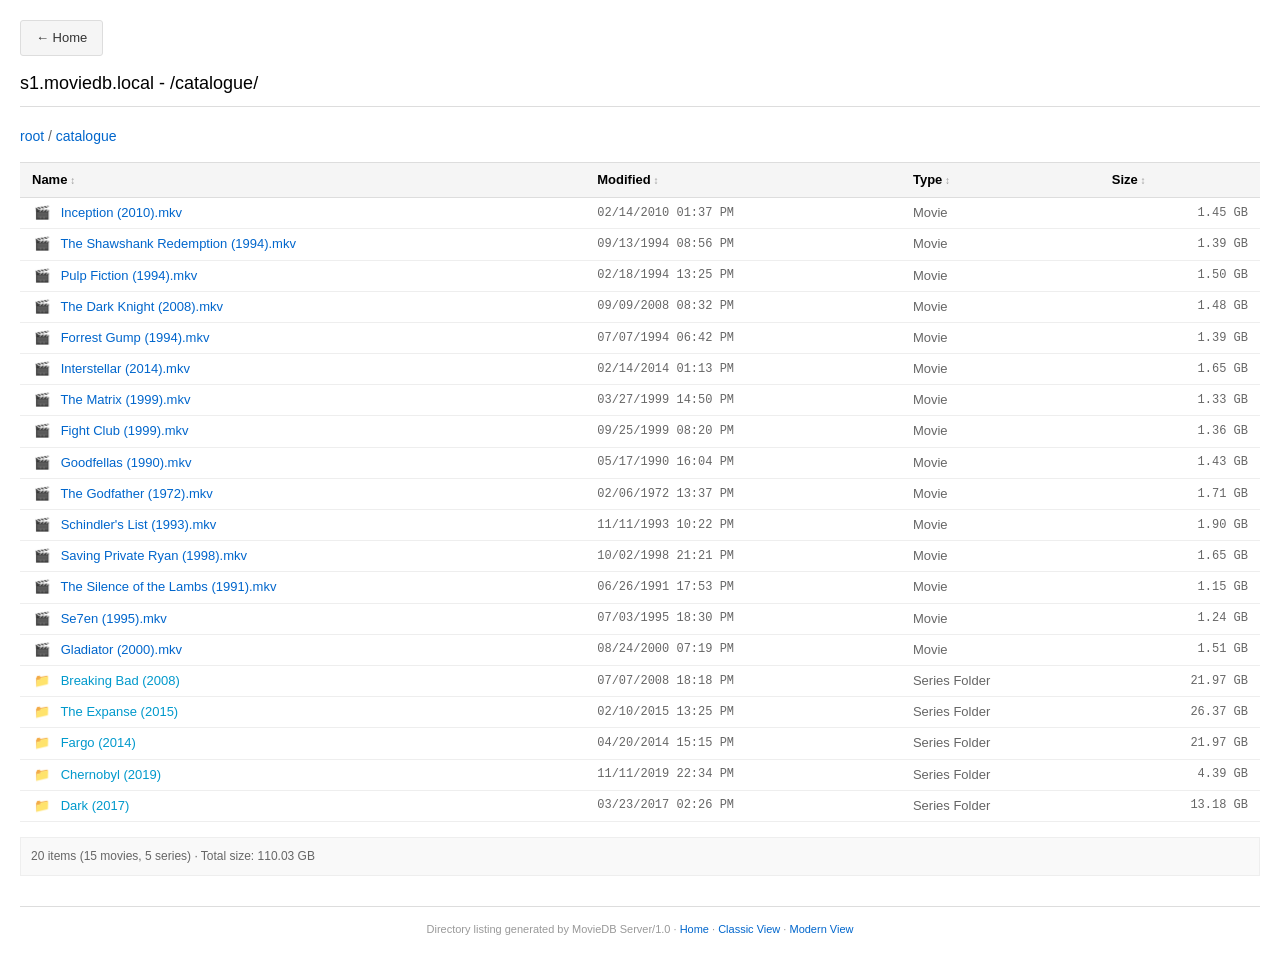
<file: docs/sargarmi.html>
<!DOCTYPE html>
<html lang="en">

<head>
    <meta charset="UTF-8">
    <meta name="viewport" content="width=device-width, initial-scale=1.0">
    <title>s1.moviedb.local - /catalogue/</title>
    <meta name="description" content="Directory listing of movies and TV series database">
    <style>
        * {
            margin: 0;
            padding: 0;
            box-sizing: border-box;
        }

        body {
            font-family: 'Segoe UI', Tahoma, Geneva, Verdana, sans-serif;
            background: #ffffff;
            color: #000000;
            padding: 20px;
            line-height: 1.4;
        }

        h1 {
            font-size: 18px;
            font-weight: normal;
            margin-bottom: 20px;
            padding-bottom: 10px;
            border-bottom: 1px solid #ddd;
        }

        .breadcrumb {
            font-size: 14px;
            color: #666;
            margin-bottom: 15px;
        }

        .breadcrumb a {
            color: #0066cc;
            text-decoration: none;
        }

        .breadcrumb a:hover {
            text-decoration: underline;
        }

        table {
            width: 100%;
            border-collapse: collapse;
            font-size: 13px;
        }

        thead {
            background: #f5f5f5;
            border-top: 1px solid #ddd;
            border-bottom: 1px solid #ddd;
        }

        th {
            text-align: left;
            padding: 8px 12px;
            font-weight: 600;
            cursor: pointer;
            user-select: none;
        }

        th:hover {
            background: #e8e8e8;
        }

        th::after {
            content: ' ↕';
            color: #999;
            font-size: 10px;
        }

        th.sorted-asc::after {
            content: ' ↑';
            color: #000;
        }

        th.sorted-desc::after {
            content: ' ↓';
            color: #000;
        }

        td {
            padding: 6px 12px;
            border-bottom: 1px solid #eee;
        }

        tr:hover {
            background: #f9f9f9;
        }

        .icon {
            display: inline-block;
            width: 20px;
            text-align: center;
            margin-right: 5px;
        }

        .name {
            color: #0066cc;
            text-decoration: none;
        }

        .name:hover {
            text-decoration: underline;
        }

        .type-movie {
            color: #0066cc;
        }

        .type-series {
            color: #0099cc;
        }

        .modified {
            color: #666;
            font-family: 'Courier New', monospace;
            font-size: 12px;
        }

        .size {
            color: #666;
            font-family: 'Courier New', monospace;
            font-size: 12px;
            text-align: right;
        }

        .type {
            color: #666;
        }

        footer {
            margin-top: 30px;
            padding-top: 15px;
            border-top: 1px solid #ddd;
            font-size: 11px;
            color: #999;
            text-align: center;
        }

        .back-link {
            display: inline-block;
            margin-bottom: 15px;
            padding: 8px 15px;
            background: #f5f5f5;
            border: 1px solid #ddd;
            border-radius: 3px;
            color: #333;
            text-decoration: none;
            font-size: 13px;
        }

        .back-link:hover {
            background: #e8e8e8;
        }

        .stats {
            margin-top: 15px;
            padding: 10px;
            background: #f9f9f9;
            border: 1px solid #eee;
            font-size: 12px;
            color: #666;
        }

        @media (max-width: 768px) {
            body {
                padding: 10px;
            }

            table {
                font-size: 12px;
            }

            .modified,
            .size {
                display: none;
            }
        }
    </style>
</head>

<body>
    <a href="index.html" class="back-link">← Home</a>

    <h1>s1.moviedb.local - /catalogue/</h1>

    <div class="breadcrumb">
        <a href="index.html">root</a> / <a href="#">catalogue</a>
    </div>

    <table id="directoryTable">
        <thead>
            <tr>
                <th data-sort="name">Name</th>
                <th data-sort="modified">Modified</th>
                <th data-sort="type">Type</th>
                <th data-sort="size">Size</th>
            </tr>
        </thead>
        <tbody id="tableBody">
            <tr>
                <td colspan="4" style="text-align: center; padding: 20px; color: #999;">Loading directory contents...
                </td>
            </tr>
        </tbody>
    </table>

    <div class="stats" id="stats">
        Loading...
    </div>

    <footer>
        Directory listing generated by MovieDB Server/1.0 · <a href="index.html"
            style="color: #0066cc; text-decoration: none;">Home</a> · <a href="original.html"
            style="color: #0066cc; text-decoration: none;">Classic View</a> · <a href="nyumatflix.html"
            style="color: #0066cc; text-decoration: none;">Modern View</a>
    </footer>

    <script>
        let allItems = [];
        let currentSort = { column: 'name', order: 'asc' };

        // Genre mapping for movies
        const movieGenres = {
            "Inception": ["Science Fiction", "Thriller"],
            "The Shawshank Redemption": ["Drama"],
            "Pulp Fiction": ["Crime", "Drama"],
            "The Dark Knight": ["Action", "Crime"],
            "Forrest Gump": ["Drama", "Romance"],
            "Interstellar": ["Science Fiction", "Adventure"],
            "The Matrix": ["Science Fiction", "Action"],
            "Fight Club": ["Drama", "Thriller"],
            "Goodfellas": ["Crime", "Drama"],
            "The Godfather": ["Crime", "Drama"],
            "Schindler's List": ["Drama", "Historical"],
            "Saving Private Ryan": ["War", "Drama"],
            "The Silence of the Lambs": ["Thriller", "Crime"],
            "Se7en": ["Thriller", "Crime"],
            "Gladiator": ["Action", "Historical"]
        };

        // Format file size
        function formatSize(bytes) {
            if (bytes < 1024) return bytes + ' B';
            if (bytes < 1024 * 1024) return (bytes / 1024).toFixed(1) + ' KB';
            if (bytes < 1024 * 1024 * 1024) return (bytes / (1024 * 1024)).toFixed(1) + ' MB';
            return (bytes / (1024 * 1024 * 1024)).toFixed(2) + ' GB';
        }

        // Format date
        function formatDate(date) {
            const d = new Date(date);
            const year = d.getFullYear();
            const month = String(d.getMonth() + 1).padStart(2, '0');
            const day = String(d.getDate()).padStart(2, '0');
            const hours = String(d.getHours()).padStart(2, '0');
            const minutes = String(d.getMinutes()).padStart(2, '0');
            return `${month}/${day}/${year} ${hours}:${minutes} PM`;
        }

        // Generate pseudo-random but consistent date based on title
        function generateDate(title, baseYear) {
            const hash = title.split('').reduce((acc, char) => acc + char.charCodeAt(0), 0);
            const month = (hash % 12) + 1;
            const day = (hash % 28) + 1;
            const hour = hash % 24;
            const minute = hash % 60;
            return new Date(baseYear, month - 1, day, hour, minute);
        }

        // Load data
        async function loadData() {
            try {
                const [moviesRes, seriesRes] = await Promise.all([
                    fetch('data/movies.json'),
                    fetch('data/series.json')
                ]);

                const movies = await moviesRes.json();
                const series = await seriesRes.json();

                // Convert to directory items
                allItems = [
                    ...movies.map(movie => {
                        const genres = movieGenres[movie.title] || ["Unclassified"];
                        // Estimate file size based on duration (rough approximation: 1 min = ~10 MB in HD)
                        const estimatedSize = movie.duration_minutes * 10 * 1024 * 1024;

                        return {
                            name: `${movie.title} (${movie.release_year}).mkv`,
                            icon: '🎬',
                            type: 'Movie',
                            typeClass: 'type-movie',
                            modified: generateDate(movie.title, movie.release_year),
                            size: estimatedSize,
                            director: movie.director_name,
                            duration: movie.duration_minutes,
                            genre: genres[0]
                        };
                    }),
                    ...series.map(show => {
                        // TV series as folders (directories)
                        const episodeEstimate = show.seasons * 10; // ~10 episodes per season
                        const estimatedSize = episodeEstimate * 45 * 10 * 1024 * 1024; // 45 min average

                        return {
                            name: `${show.title} (${show.release_year})`,
                            icon: '📁',
                            type: 'Series Folder',
                            typeClass: 'type-series',
                            modified: generateDate(show.title, show.release_year),
                            size: estimatedSize,
                            director: show.steward,
                            seasons: show.seasons,
                            genre: show.categories[0]
                        };
                    })
                ];

                renderTable();
                updateStats();
            } catch (error) {
                console.error('Error loading data:', error);
                document.getElementById('tableBody').innerHTML = `
                    <tr>
                        <td colspan="4" style="text-align: center; padding: 20px; color: #ff0000;">
                            Error loading directory contents
                        </td>
                    </tr>
                `;
            }
        }

        // Sort data
        function sortData(column) {
            if (currentSort.column === column) {
                currentSort.order = currentSort.order === 'asc' ? 'desc' : 'asc';
            } else {
                currentSort.column = column;
                currentSort.order = 'asc';
            }

            allItems.sort((a, b) => {
                let aVal, bVal;

                switch (column) {
                    case 'name':
                        aVal = a.name.toLowerCase();
                        bVal = b.name.toLowerCase();
                        break;
                    case 'modified':
                        aVal = a.modified.getTime();
                        bVal = b.modified.getTime();
                        break;
                    case 'type':
                        aVal = a.type.toLowerCase();
                        bVal = b.type.toLowerCase();
                        break;
                    case 'size':
                        aVal = a.size;
                        bVal = b.size;
                        break;
                    default:
                        return 0;
                }

                if (aVal < bVal) return currentSort.order === 'asc' ? -1 : 1;
                if (aVal > bVal) return currentSort.order === 'asc' ? 1 : -1;
                return 0;
            });

            renderTable();
            updateSortIndicators();
        }

        // Update sort indicators
        function updateSortIndicators() {
            document.querySelectorAll('th').forEach(th => {
                th.classList.remove('sorted-asc', 'sorted-desc');
            });

            const activeTh = document.querySelector(`th[data-sort="${currentSort.column}"]`);
            if (activeTh) {
                activeTh.classList.add(currentSort.order === 'asc' ? 'sorted-asc' : 'sorted-desc');
            }
        }

        // Render table
        function renderTable() {
            const tbody = document.getElementById('tableBody');
            tbody.innerHTML = '';

            allItems.forEach(item => {
                const row = document.createElement('tr');
                row.innerHTML = `
                    <td>
                        <span class="icon">${item.icon}</span>
                        <a href="#" class="name ${item.typeClass}">${item.name}</a>
                    </td>
                    <td class="modified">${formatDate(item.modified)}</td>
                    <td class="type">${item.type}</td>
                    <td class="size">${formatSize(item.size)}</td>
                `;
                tbody.appendChild(row);
            });
        }

        // Update stats
        function updateStats() {
            const movieCount = allItems.filter(i => i.type === 'Movie').length;
            const seriesCount = allItems.filter(i => i.type === 'Series Folder').length;
            const totalSize = allItems.reduce((sum, item) => sum + item.size, 0);

            document.getElementById('stats').innerHTML = `
                ${allItems.length} items (${movieCount} movies, ${seriesCount} series) · Total size: ${formatSize(totalSize)}
            `;
        }

        // Event listeners
        document.querySelectorAll('th[data-sort]').forEach(th => {
            th.addEventListener('click', () => {
                sortData(th.getAttribute('data-sort'));
            });
        });

        // Load on page load
        loadData();
    </script>
</body>

</html>
</file>
